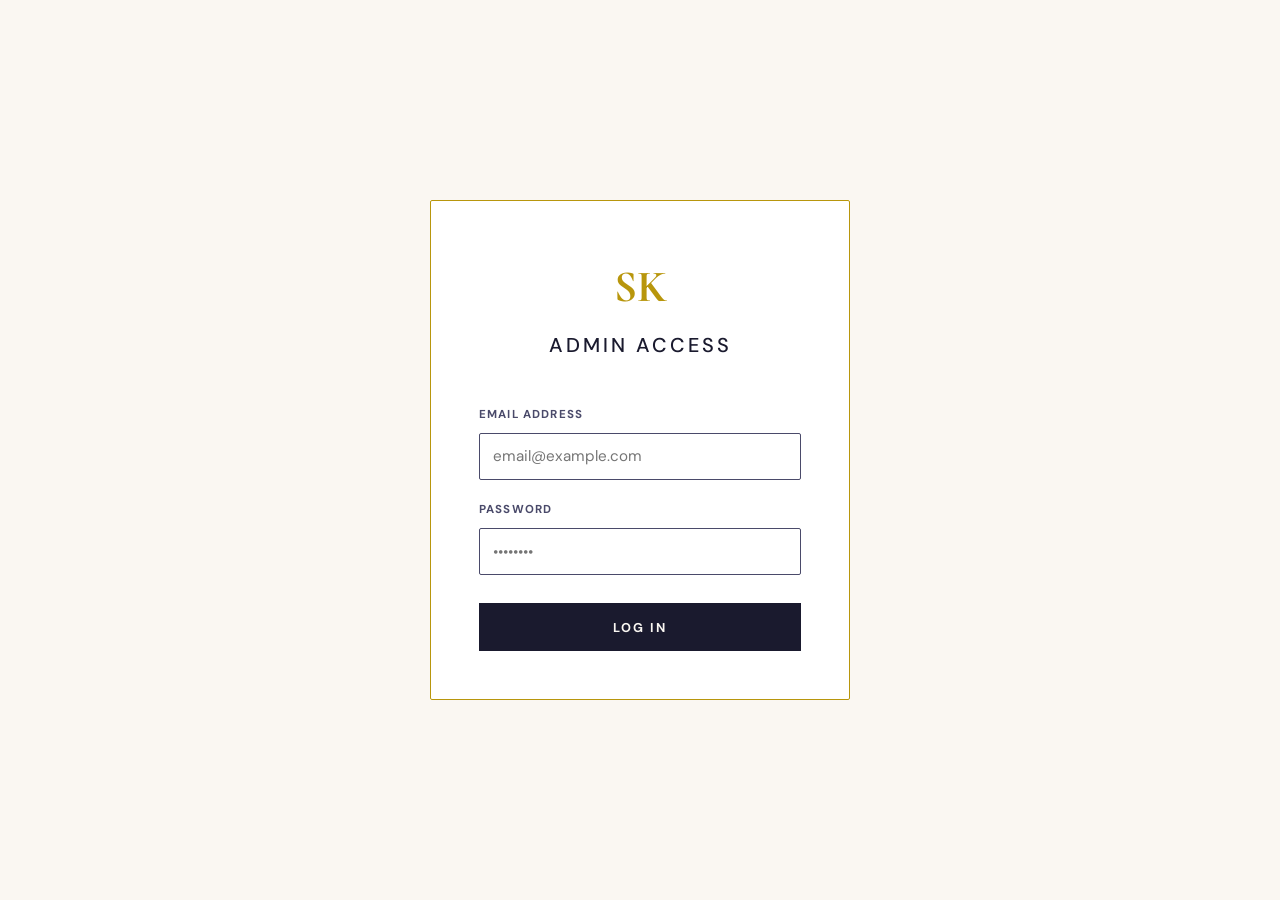
<file: admin.html>
<!DOCTYPE html>
<html lang="en">
<head>
  <meta charset="UTF-8" />
  <meta name="viewport" content="width=device-width, initial-scale=1.0" />
  <title>Admin Dashboard — Savitha Krishnamoorthy</title>
  
  <!-- Google Fonts -->
  <link rel="preconnect" href="https://fonts.googleapis.com">
  <link rel="preconnect" href="https://fonts.gstatic.com" crossorigin>
  <link href="https://fonts.googleapis.com/css2?family=Cormorant+Garamond:ital,wght@0,300;0,400;0,600;0,700;1,400&family=DM+Sans:wght@300;400;500;700&display=swap" rel="stylesheet" />
  
  <link rel="stylesheet" href="css/style.css?v=5" />
</head>
<body class="admin-page-body">
  
  <!-- TOAST NOTIFICATION CONTAINER -->
  <div id="toast-container" class="toast-container"></div>

  <!-- 1. LOGIN SCREEN SECTION -->
  <section id="login-section" class="auth-wrapper hidden">
    <div class="login-card">
      <div class="login-header">
        <span class="login-logo">SK</span>
        <h1 class="login-title">Admin Access</h1>
      </div>
      
      <form id="login-form" novalidate>
        <div class="form-group">
          <label for="login-email">Email Address</label>
          <input type="email" id="login-email" required autocomplete="email" placeholder="email@example.com" />
        </div>
        
        <div class="form-group">
          <label for="login-password">Password</label>
          <input type="password" id="login-password" required autocomplete="current-password" placeholder="••••••••" />
        </div>
        
        <button type="submit" class="btn-primary-full">Log In</button>
        <p id="login-error" class="login-error-message hidden"></p>
      </form>
    </div>
  </section>

  <!-- 2. PRIVATE ADMIN DASHBOARD SECTION -->
  <section id="dashboard-section" class="admin-dashboard hidden">
    <!-- Simplified Admin Navbar -->
    <header id="admin-navbar">
      <div class="admin-nav-container">
        <a href="index.html" class="admin-logo">SK <span>Admin</span></a>
        <button id="logout-btn" class="btn-logout">Logout</button>
      </div>
    </header>

    <div class="admin-container">
      <div class="admin-grid">
        
        <!-- COLUMN 1: FORM COLUMN (40% desktop) -->
        <div class="form-column">
          <div class="admin-card">
            <h2 id="form-title" class="admin-card-title">Create New Post</h2>
            
            <form id="post-form">
              <!-- Hidden field to track edit mode -->
              <input type="hidden" id="post-id" value="" />
              
              <div class="form-group">
                <label for="post-title">Title *</label>
                <input type="text" id="post-title" required placeholder="Enter post title" />
              </div>
              
              <div class="form-group">
                <label for="post-category">Category *</label>
                <select id="post-category" required>
                  <option value="Leadership">Leadership</option>
                  <option value="HR Strategy">HR Strategy</option>
                  <option value="Talent">Talent</option>
                  <option value="Engagement">Engagement</option>
                  <option value="Personal Growth">Personal Growth</option>
                  <option value="Other">Other</option>
                </select>
              </div>
              
              <div class="form-group">
                <label for="post-content">Content *</label>
                <textarea id="post-content" required rows="10" placeholder="Write your insight or paste from LinkedIn..."></textarea>
              </div>

              <div class="form-group">
                <label for="post-image-url">Images / Gallery Photos (Optional)</label>
                <div class="image-input-wrapper">
                  <input type="url" id="post-image-url" placeholder="https://example.com/image.jpg" />
                  <button type="button" id="add-image-url-btn" class="btn-file-upload" style="border-radius: 0 !important; cursor: pointer; white-space: nowrap;">Add URL</button>
                  <label class="btn-file-upload" style="border-radius: 0 !important; cursor: pointer; white-space: nowrap;">
                    <input type="file" id="post-image-file" accept="image/*" multiple style="display: none;" />
                    <span>Upload</span>
                  </label>
                </div>
                <div id="image-upload-status" class="image-upload-status" style="display: none;">Uploading photo to storage...</div>
                
                <!-- Gallery preview container -->
                <div id="gallery-preview-container" class="image-preview-container" style="display: none; flex-direction: column; width: 100%; border: 1px solid var(--color-divider); padding: 1rem; margin-top: 1rem;">
                  <span style="font-size: 0.8rem; font-family: var(--font-body); color: var(--color-secondary); margin-bottom: 0.75rem; display: block; font-weight: 500; text-transform: uppercase; letter-spacing: 0.05em;">Gallery Preview:</span>
                  <div id="gallery-preview-grid" style="display: grid; grid-template-columns: repeat(auto-fill, minmax(90px, 1fr)); gap: 0.75rem;">
                    <!-- Thumbnails will render dynamically here -->
                  </div>
                </div>
              </div>
              
              <div class="form-group">
                <label for="post-linkedin">LinkedIn URL (Optional)</label>
                <input type="url" id="post-linkedin" placeholder="https://linkedin.com/posts/..." />
              </div>
              
              <div class="form-group-toggle">
                <span class="toggle-label">Publish status:</span>
                <label class="switch-container">
                  <input type="checkbox" id="post-published" checked />
                  <span class="slider-round"></span>
                </label>
                <span id="published-status-text" class="toggle-status-text">Publish Immediately</span>
              </div>
              
              <div class="form-actions">
                <button type="submit" id="submit-post-btn" class="btn-primary-form">Publish Post</button>
                <a href="#" id="cancel-edit-btn" class="cancel-edit-link hidden">Cancel Edit</a>
              </div>
            </form>
          </div>
        </div>

        <!-- COLUMN 2: POSTS LIST COLUMN (60% desktop) -->
        <div class="list-column">
          <div class="admin-card">
            <div class="list-header" style="display: flex; gap: 1.5rem; align-items: baseline; border-bottom: 1px solid var(--color-divider); padding-bottom: 0.5rem; margin-bottom: 1.5rem;">
              <button id="tab-posts" class="admin-tab active" style="background:none; border:none; font-family: var(--font-heading); font-size: 1.5rem; cursor: pointer; color: var(--color-primary); position: relative;">
                All Posts <span id="post-count-badge" class="count-badge" style="position: static; margin-left: 0.5rem; font-size: 0.75rem;">0</span>
                <div class="tab-indicator" style="position: absolute; bottom: -0.6rem; left: 0; width: 100%; height: 2px; background-color: var(--color-accent);"></div>
              </button>
              <button id="tab-messages" class="admin-tab" style="background:none; border:none; font-family: var(--font-heading); font-size: 1.5rem; cursor: pointer; color: var(--color-secondary); position: relative;">
                Messages <span id="message-count-badge" class="count-badge" style="position: static; margin-left: 0.5rem; font-size: 0.75rem;">0</span>
                <div class="tab-indicator hidden" style="position: absolute; bottom: -0.6rem; left: 0; width: 100%; height: 2px; background-color: var(--color-accent);"></div>
              </button>
            </div>
            
            <div id="admin-posts-list" class="admin-posts-list">
              <!-- Loading indicators -->
              <div class="admin-loading">Loading posts...</div>
            </div>

            <div id="admin-messages-list" class="admin-messages-list hidden">
              <div class="admin-loading">Loading messages...</div>
            </div>
          </div>
        </div>

      </div>
    </div>
  </section>

  <!-- Local Supabase Client Library -->
  <script src="js/supabase.js"></script>
  <!-- Shared Config -->
  <script src="js/supabase-client.js"></script>
  <!-- Admin Script -->
  <script src="js/admin.js"></script>
</body>
</html>
</file>
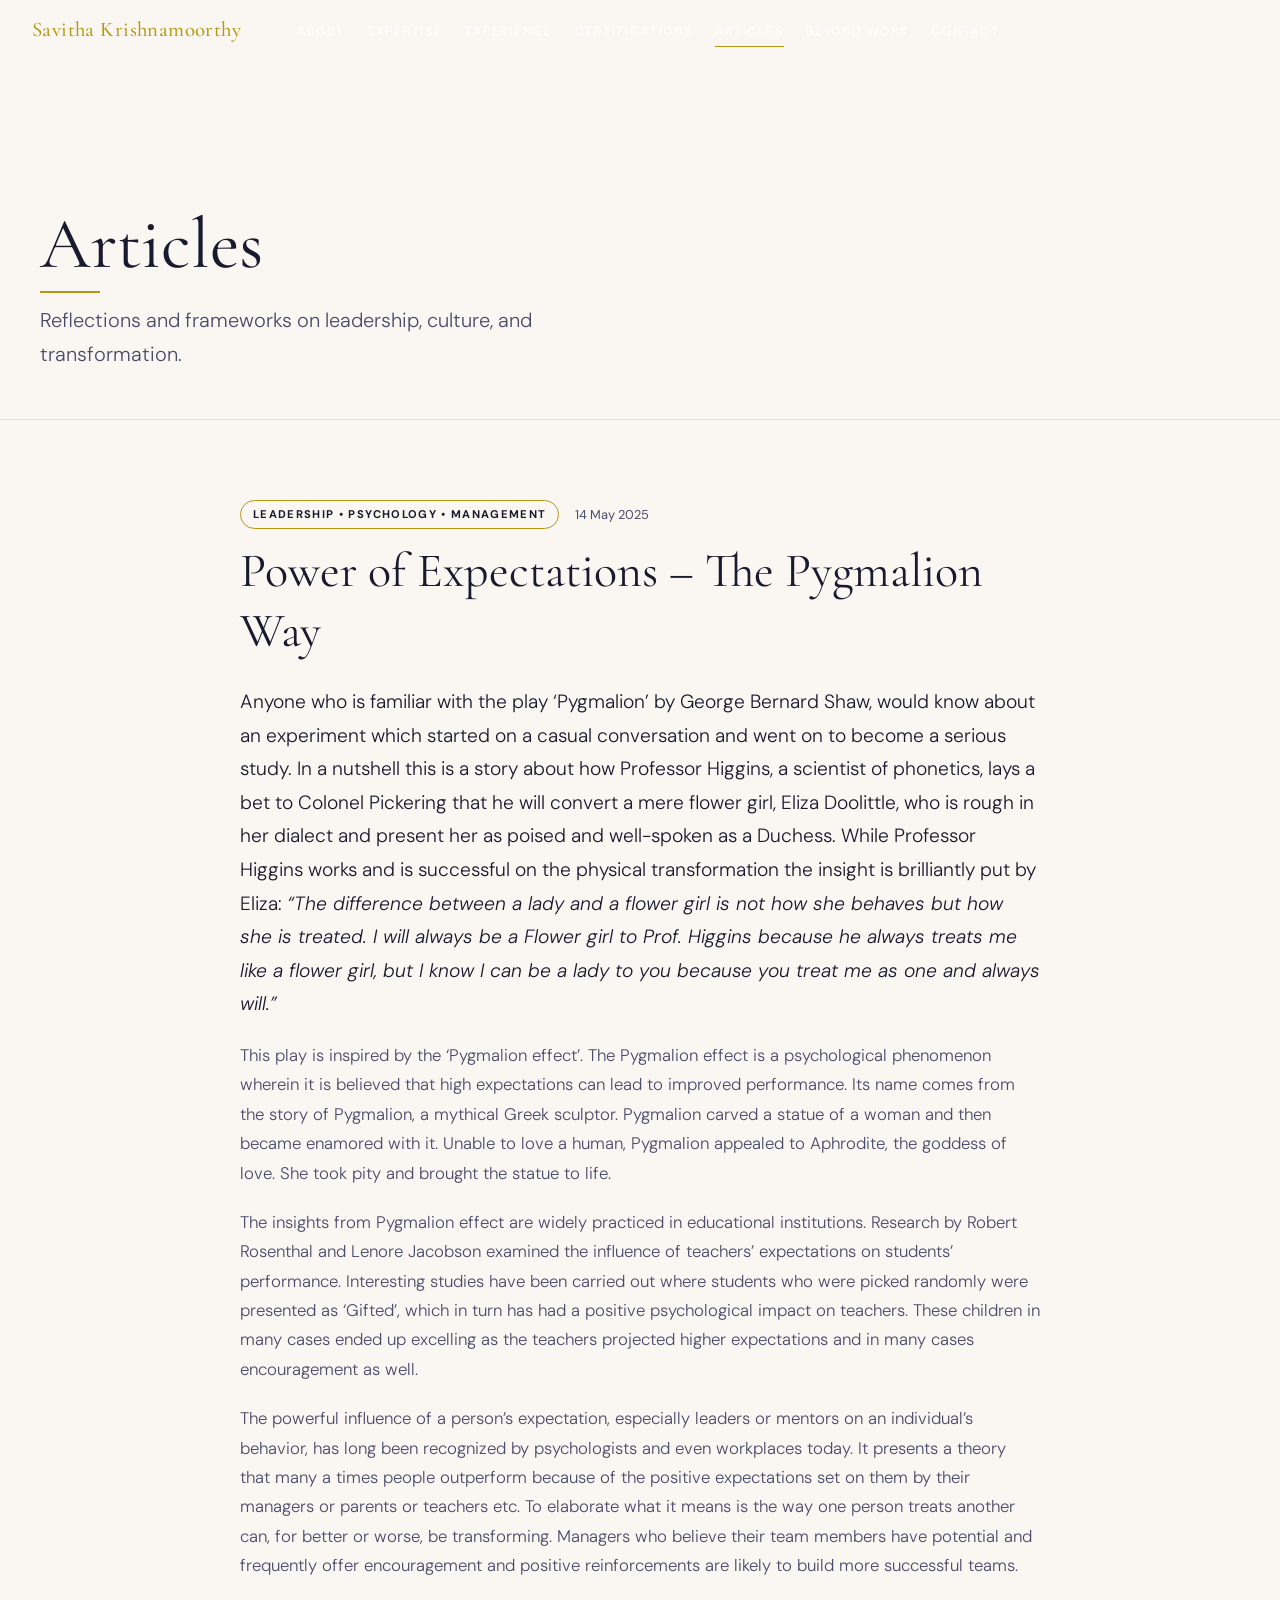
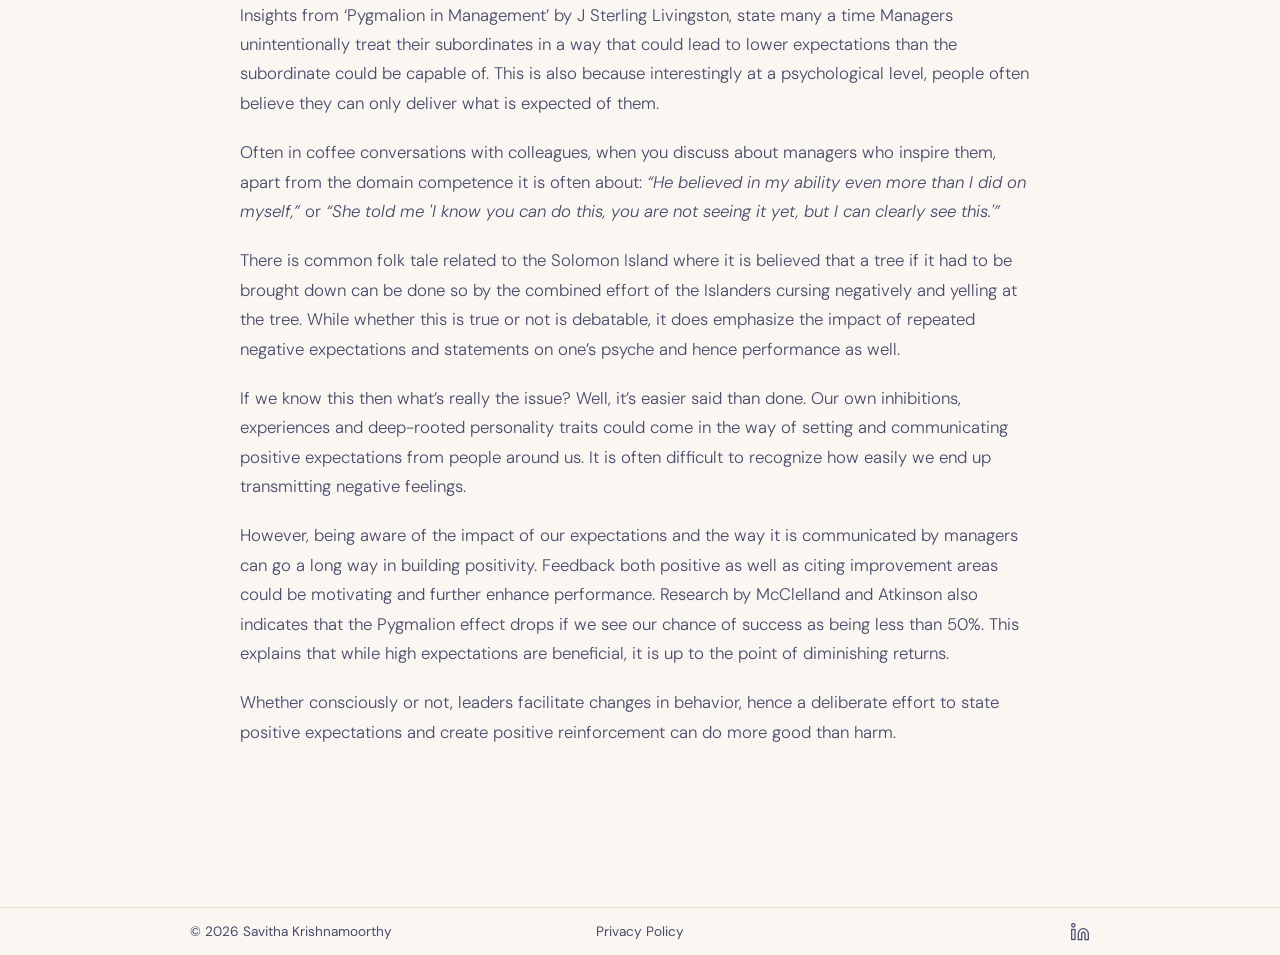
<file: articles.html>
<!DOCTYPE html>
<html lang="en">
<head>
  <meta charset="UTF-8" />
  <meta name="viewport" content="width=device-width, initial-scale=1.0" />
  <title>Articles — Savitha Krishnamoorthy</title>
  <meta name="description" content="Articles and thought-leadership perspectives on people, culture, and transformation by Savitha Krishnamoorthy.">
  
  <!-- Google Fonts -->
  <link rel="preconnect" href="https://fonts.googleapis.com">
  <link rel="preconnect" href="https://fonts.gstatic.com" crossorigin>
  <link href="https://fonts.googleapis.com/css2?family=Cormorant+Garamond:ital,wght@0,300;0,400;0,600;0,700;1,400&family=DM+Sans:wght@300;400;500;700&display=swap" rel="stylesheet" />
  
  <link rel="stylesheet" href="css/style.css?v=5" />
</head>
<body class="insights-page">
  <!-- Scroll progress bar -->
  <div id="progress-bar"></div>

  <!-- Header & Navigation -->
  <header id="navbar">
    <div class="nav-container">
      <div class="brand-container">
        <a href="index.html" class="logo-name">Savitha Krishnamoorthy</a>
      </div>
      
      <!-- Desktop Navigation -->
      <nav class="nav-desktop" aria-label="Desktop Navigation">
        <ul class="nav-links">
          <li><a href="index.html#about" class="nav-item">About</a></li>
          <li><a href="index.html#expertise" class="nav-item">Expertise</a></li>
          <li><a href="index.html#journey" class="nav-item">Experience</a></li>
          <li><a href="index.html#credentials" class="nav-item">Certifications</a></li>
          <li><a href="#" class="nav-item active">Articles</a></li>
          <li><a href="beyond-work.html" class="nav-item">Beyond Work</a></li>
          <li><a href="index.html#contact" class="nav-item">Contact</a></li>
        </ul>
      </nav>

      <!-- Hamburger Menu Button -->
      <button id="nav-toggle" aria-label="Toggle Navigation Menu" aria-expanded="false">
        <span class="hamburger-bar"></span>
        <span class="hamburger-bar"></span>
        <span class="hamburger-bar"></span>
      </button>
    </div>

    <!-- Mobile Navigation Overlay -->
    <div id="mobile-menu" class="mobile-menu hidden" aria-hidden="true">
      <nav aria-label="Mobile Navigation">
        <ul>
          <li><a href="index.html#about" class="mobile-nav-item">About</a></li>
          <li><a href="index.html#expertise" class="mobile-nav-item">Expertise</a></li>
          <li><a href="index.html#journey" class="mobile-nav-item">Experience</a></li>
          <li><a href="index.html#credentials" class="mobile-nav-item">Certifications</a></li>
          <li><a href="#" class="mobile-nav-item active">Articles</a></li>
          <li><a href="beyond-work.html" class="mobile-nav-item">Beyond Work</a></li>
          <li><a href="index.html#contact" class="mobile-nav-item">Contact</a></li>
        </ul>
      </nav>
    </div>
  </header>

  <!-- ARTICLES HERO SECTION -->
  <section class="insights-hero">
    <div class="insights-hero-container">
      <h1 class="insights-title">Articles</h1>
      <p class="insights-subheading">Reflections and frameworks on leadership, culture, and transformation.</p>
    </div>
  </section>

  <!-- ARTICLES & FEED SECTION -->
  <section class="insights-feed-section">
    <div class="insights-feed-container">
      
      <!-- 1. FEATURED STATIC ARTICLE -->
      <article class="editorial-post static-article" data-animate="fade-up" style="--delay: 1; margin-bottom: var(--space-lg);">
        <div class="post-header-meta">
          <span class="post-category-pill">Leadership &bull; Psychology &bull; Management</span>
          <span class="post-date">14 May 2025</span>
        </div>
        <h2 class="post-title" style="font-size: clamp(2.2rem, 5vw, 3rem); margin-bottom: 1.5rem;">Power of Expectations – The Pygmalion Way</h2>
        
        <div class="post-content modal-body-text" style="white-space: normal; margin-bottom: 0;">
          <p class="lead-text">
            Anyone who is familiar with the play ‘Pygmalion’ by George Bernard Shaw, would know about an experiment which started on a casual conversation and went on to become a serious study. In a nutshell this is a story about how Professor Higgins, a scientist of phonetics, lays a bet to Colonel Pickering that he will convert a mere flower girl, Eliza Doolittle, who is rough in her dialect and present her as poised and well-spoken as a Duchess. While Professor Higgins works and is successful on the physical transformation the insight is brilliantly put by Eliza: <em>“The difference between a lady and a flower girl is not how she behaves but how she is treated. I will always be a Flower girl to Prof. Higgins because he always treats me like a flower girl, but I know I can be a lady to you because you treat me as one and always will.”</em>
          </p>
          <p>
            This play is inspired by the ‘Pygmalion effect’. The Pygmalion effect is a psychological phenomenon wherein it is believed that high expectations can lead to improved performance. Its name comes from the story of Pygmalion, a mythical Greek sculptor. Pygmalion carved a statue of a woman and then became enamored with it. Unable to love a human, Pygmalion appealed to Aphrodite, the goddess of love. She took pity and brought the statue to life.
          </p>
          <p>
            The insights from Pygmalion effect are widely practiced in educational institutions. Research by Robert Rosenthal and Lenore Jacobson examined the influence of teachers’ expectations on students’ performance. Interesting studies have been carried out where students who were picked randomly were presented as ‘Gifted’, which in turn has had a positive psychological impact on teachers. These children in many cases ended up excelling as the teachers projected higher expectations and in many cases encouragement as well.
          </p>
          <p>
            The powerful influence of a person’s expectation, especially leaders or mentors on an individual’s behavior, has long been recognized by psychologists and even workplaces today.
            It presents a theory that many a times people outperform because of the positive expectations set on them by their managers or parents or teachers etc. To elaborate what it means is the way one person treats another can, for better or worse, be transforming. Managers who believe their team members have potential and frequently offer encouragement and positive reinforcements are likely to build more successful teams.
          </p>
          <p>
            Insights from ‘Pygmalion in Management’ by J Sterling Livingston, state many a time Managers unintentionally treat their subordinates in a way that could lead to lower expectations than the subordinate could be capable of. This is also because interestingly at a psychological level, people often believe they can only deliver what is expected of them.
          </p>
          <p>
            Often in coffee conversations with colleagues, when you discuss about managers who inspire them, apart from the domain competence it is often about: <em>“He believed in my ability even more than I did on myself,”</em> or <em>“She told me 'I know you can do this, you are not seeing it yet, but I can clearly see this.'”</em>
          </p>
          <p>
            There is common folk tale related to the Solomon Island where it is believed that a tree if it had to be brought down can be done so by the combined effort of the Islanders cursing negatively and yelling at the tree. While whether this is true or not is debatable, it does emphasize the impact of repeated negative expectations and statements on one’s psyche and hence performance as well.
          </p>
          <p>
            If we know this then what’s really the issue? Well, it’s easier said than done. Our own inhibitions, experiences and deep-rooted personality traits could come in the way of setting and communicating positive expectations from people around us. It is often difficult to recognize how easily we end up transmitting negative feelings.
          </p>
          <p>
            However, being aware of the impact of our expectations and the way it is communicated by managers can go a long way in building positivity. Feedback both positive as well as citing improvement areas could be motivating and further enhance performance. Research by McClelland and Atkinson also indicates that the Pygmalion effect drops if we see our chance of success as being less than 50%. This explains that while high expectations are beneficial, it is up to the point of diminishing returns.
          </p>
          <p>
            Whether consciously or not, leaders facilitate changes in behavior, hence a deliberate effort to state positive expectations and create positive reinforcement can do more good than harm.
          </p>
        </div>
      </article>

    </div>
  </section>

  <!-- FOOTER -->
  <footer class="site-footer">
    <div class="footer-container">
      <span class="copyright">© 2026 Savitha Krishnamoorthy</span>
      <a href="privacy-policy.html" class="footer-privacy-link">Privacy Policy</a>
      <a href="https://in.linkedin.com/in/savitha-krishnamoorthy-5506066" target="_blank" rel="noopener" class="footer-social-link" aria-label="LinkedIn Profile">
        <svg xmlns="http://www.w3.org/2000/svg" viewBox="0 0 24 24" fill="none" stroke="currentColor" stroke-width="1.5" width="20" height="20"><path d="M16 8a6 6 0 0 1 6 6v7h-4v-7a2 2 0 0 0-2-2 2 2 0 0 0-2 2v7h-4v-7a6 6 0 0 1 6-6z"></path><rect x="2" y="9" width="4" height="12"></rect><circle cx="4" cy="4" r="2"></circle></svg>
      </a>
    </div>
  </footer>

  <!-- Local Supabase Client Library -->
  <script src="js/supabase.js"></script>
  <!-- Shared Config -->
  <script src="js/supabase-client.js"></script>
  <!-- Main interaction script for mobile menu, etc. -->
  <script src="js/main.js" defer></script>
</body>
</html>
</file>
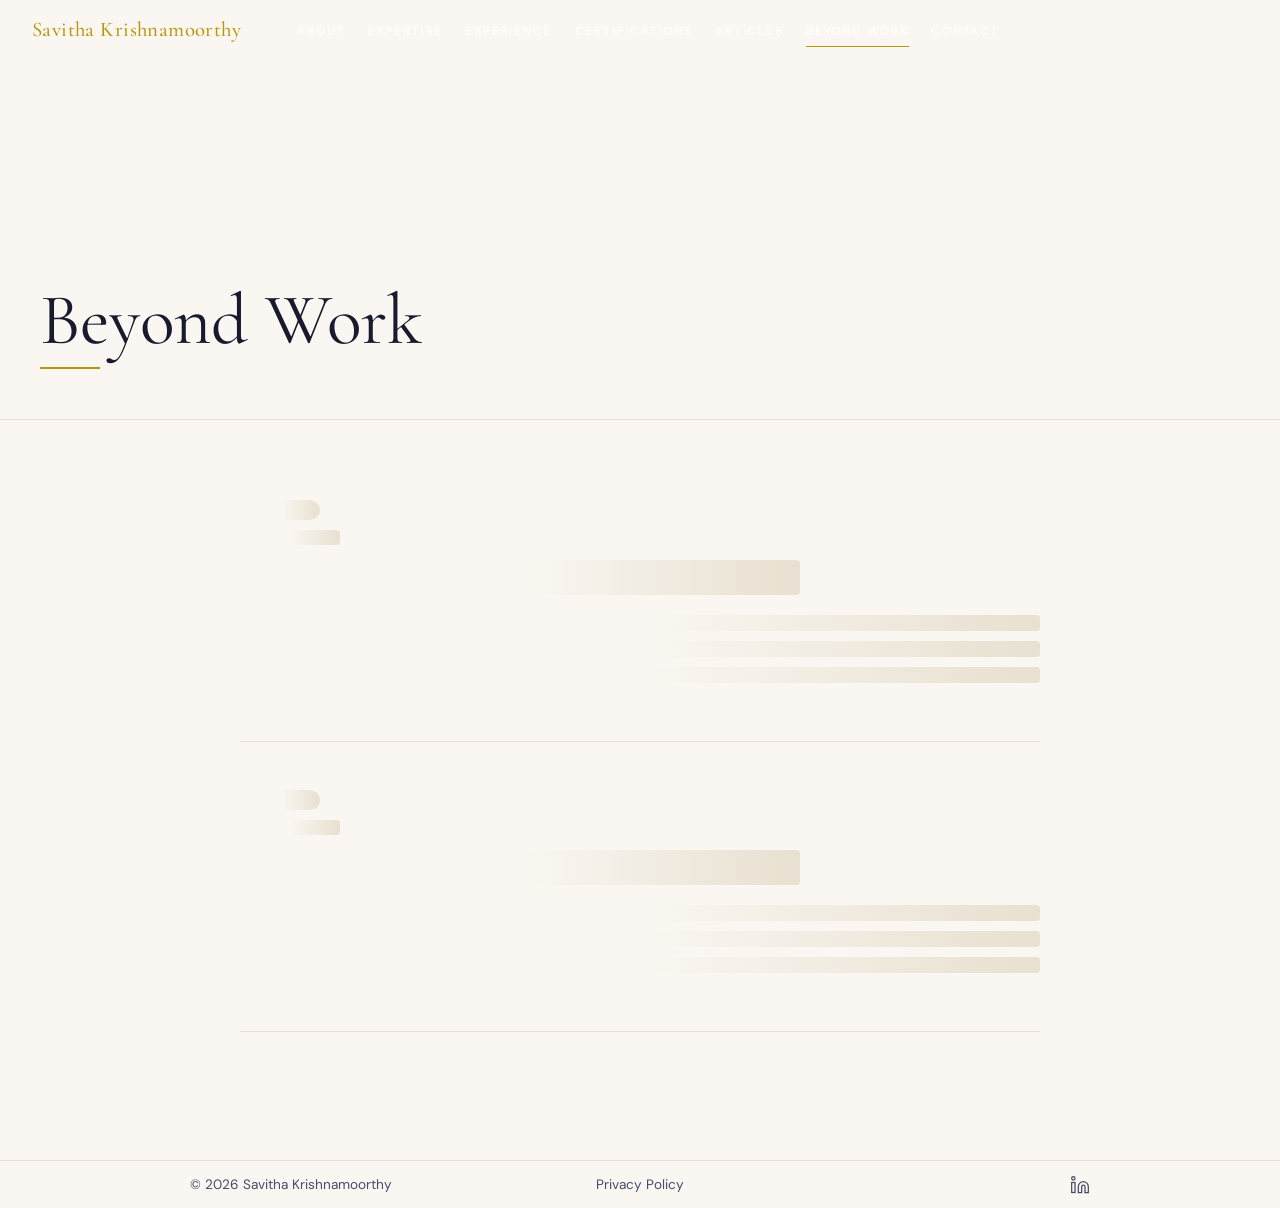
<file: beyond-work.html>
<!DOCTYPE html>
<html lang="en">
<head>
  <meta charset="UTF-8" />
  <meta name="viewport" content="width=device-width, initial-scale=1.0" />
  <title>Beyond Work — Savitha Krishnamoorthy</title>
  <meta name="description" content="Articles and thought-leadership perspectives on people, culture, and transformation by Savitha Krishnamoorthy.">
  
  <!-- Google Fonts -->
  <link rel="preconnect" href="https://fonts.googleapis.com">
  <link rel="preconnect" href="https://fonts.gstatic.com" crossorigin>
  <link href="https://fonts.googleapis.com/css2?family=Cormorant+Garamond:ital,wght@0,300;0,400;0,600;0,700;1,400&family=DM+Sans:wght@300;400;500;700&display=swap" rel="stylesheet" />
  
  <link rel="stylesheet" href="css/style.css?v=5" />
</head>
<body class="insights-page">
  <!-- Scroll progress bar -->
  <div id="progress-bar"></div>

  <!-- Header & Navigation -->
  <header id="navbar">
    <div class="nav-container">
      <div class="brand-container">
        <a href="index.html" class="logo-name">Savitha Krishnamoorthy</a>
      </div>
      
      <!-- Desktop Navigation -->
      <nav class="nav-desktop" aria-label="Desktop Navigation">
        <ul class="nav-links">
          <li><a href="index.html#about" class="nav-item">About</a></li>
          <li><a href="index.html#expertise" class="nav-item">Expertise</a></li>
          <li><a href="index.html#journey" class="nav-item">Experience</a></li>
          <li><a href="index.html#credentials" class="nav-item">Certifications</a></li>
          <li><a href="articles.html" class="nav-item">Articles</a></li>
          <li><a href="#" class="nav-item active">Beyond Work</a></li>
          <li><a href="index.html#contact" class="nav-item">Contact</a></li>
        </ul>
      </nav>

      <!-- Hamburger Menu Button -->
      <button id="nav-toggle" aria-label="Toggle Navigation Menu" aria-expanded="false">
        <span class="hamburger-bar"></span>
        <span class="hamburger-bar"></span>
        <span class="hamburger-bar"></span>
      </button>
    </div>

    <!-- Mobile Navigation Overlay -->
    <div id="mobile-menu" class="mobile-menu hidden" aria-hidden="true">
      <nav aria-label="Mobile Navigation">
        <ul>
          <li><a href="index.html#about" class="mobile-nav-item">About</a></li>
          <li><a href="index.html#expertise" class="mobile-nav-item">Expertise</a></li>
          <li><a href="index.html#journey" class="mobile-nav-item">Experience</a></li>
          <li><a href="index.html#credentials" class="mobile-nav-item">Certifications</a></li>
          <li><a href="articles.html" class="mobile-nav-item">Articles</a></li>
          <li><a href="#" class="mobile-nav-item active">Beyond Work</a></li>
          <li><a href="index.html#contact" class="mobile-nav-item">Contact</a></li>
        </ul>
      </nav>
    </div>
  </header>

  <!-- INSIGHTS HERO SECTION -->
  <section class="insights-hero">
    <div class="insights-hero-container">
      <h1 class="insights-title">Beyond Work</h1>
    </div>
  </section>

  <!-- INSIGHTS FEED SECTION -->
  <section class="insights-feed-section">
    <div class="insights-feed-container">
      
      <!-- 3. CONTAINER FOR DYNAMIC POSTS -->
      <div id="posts-feed">
        <!-- Skeleton Loaders -->
        <div class="post-skeleton">
          <div class="skeleton-pill"></div>
          <div class="skeleton-date"></div>
          <div class="skeleton-title"></div>
          <div class="skeleton-line"></div>
          <div class="skeleton-line"></div>
          <div class="skeleton-line short"></div>
        </div>
        <div class="post-skeleton">
          <div class="skeleton-pill"></div>
          <div class="skeleton-date"></div>
          <div class="skeleton-title"></div>
          <div class="skeleton-line"></div>
          <div class="skeleton-line"></div>
          <div class="skeleton-line short"></div>
        </div>
      </div>
      
    </div>
  </section>

  <!-- FOOTER -->
  <footer class="site-footer">
    <div class="footer-container">
      <span class="copyright">© 2026 Savitha Krishnamoorthy</span>
      <a href="privacy-policy.html" class="footer-privacy-link">Privacy Policy</a>
      <a href="https://in.linkedin.com/in/savitha-krishnamoorthy-5506066" target="_blank" rel="noopener" class="footer-social-link" aria-label="LinkedIn Profile">
        <svg xmlns="http://www.w3.org/2000/svg" viewBox="0 0 24 24" fill="none" stroke="currentColor" stroke-width="1.5" width="20" height="20"><path d="M16 8a6 6 0 0 1 6 6v7h-4v-7a2 2 0 0 0-2-2 2 2 0 0 0-2 2v7h-4v-7a6 6 0 0 1 6-6z"></path><rect x="2" y="9" width="4" height="12"></rect><circle cx="4" cy="4" r="2"></circle></svg>
      </a>
    </div>
  </footer>

  <!-- Local Supabase Client Library -->
  <script src="js/supabase.js"></script>
  <!-- Shared Config -->
  <script src="js/supabase-client.js"></script>
  <!-- Main interaction script for mobile menu, etc. -->
  <script src="js/main.js" defer></script>
  <!-- Articles Page JS -->
  <script src="js/articles.js" defer></script>
</body>
</html>
</file>
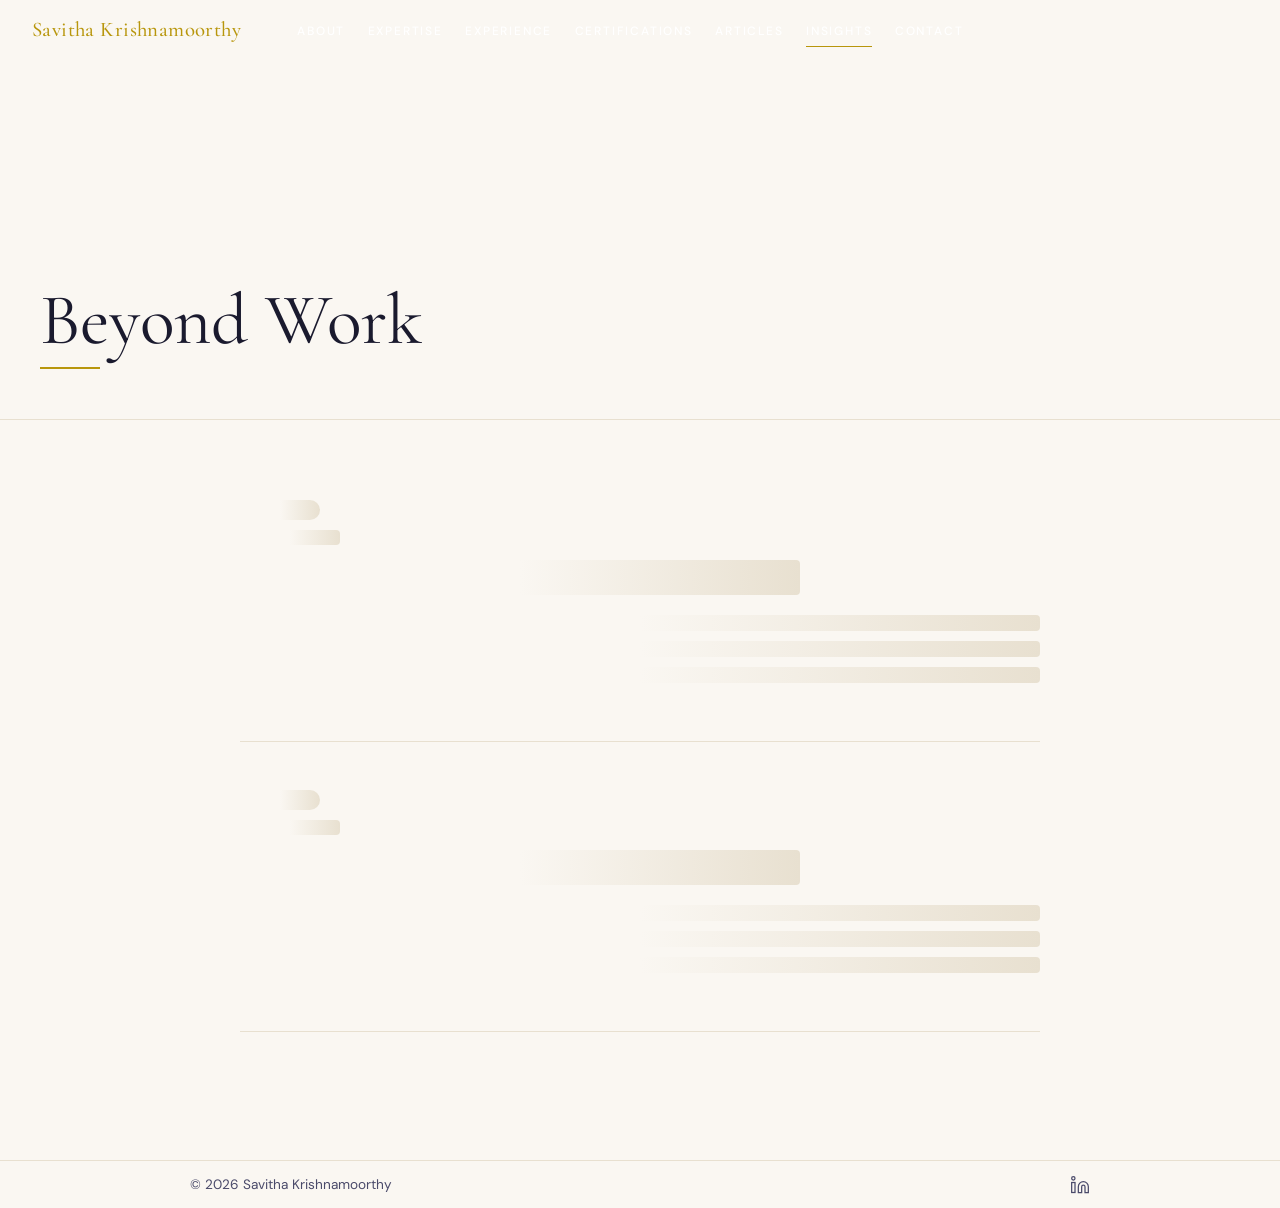
<file: insights.html>
<!DOCTYPE html>
<html lang="en">
<head>
  <meta charset="UTF-8" />
  <meta name="viewport" content="width=device-width, initial-scale=1.0" />
  <title>Articles — Savitha Krishnamoorthy</title>
  <meta name="description" content="Articles and thought-leadership perspectives on people, culture, and transformation by Savitha Krishnamoorthy.">
  
  <!-- Google Fonts -->
  <link rel="preconnect" href="https://fonts.googleapis.com">
  <link rel="preconnect" href="https://fonts.gstatic.com" crossorigin>
  <link href="https://fonts.googleapis.com/css2?family=Cormorant+Garamond:ital,wght@0,300;0,400;0,600;0,700;1,400&family=DM+Sans:wght@300;400;500;700&display=swap" rel="stylesheet" />
  
  <link rel="stylesheet" href="css/style.css" />
</head>
<body class="insights-page">
  <!-- Scroll progress bar -->
  <div id="progress-bar"></div>

  <!-- Header & Navigation -->
  <header id="navbar">
    <div class="nav-container">
      <div class="brand-container">
        <a href="index.html" class="logo-name">Savitha Krishnamoorthy</a>
      </div>
      
      <!-- Desktop Navigation -->
      <nav class="nav-desktop" aria-label="Desktop Navigation">
        <ul class="nav-links">
          <li><a href="index.html#about" class="nav-item">About</a></li>
          <li><a href="index.html#expertise" class="nav-item">Expertise</a></li>
          <li><a href="index.html#journey" class="nav-item">Experience</a></li>
          <li><a href="index.html#credentials" class="nav-item">Certifications</a></li>
          <li><a href="articles.html" class="nav-item">Articles</a></li>
          <li><a href="#" class="nav-item active">Insights</a></li>
          <li><a href="index.html#contact" class="nav-item">Contact</a></li>
        </ul>
      </nav>

      <!-- Hamburger Menu Button -->
      <button id="nav-toggle" aria-label="Toggle Navigation Menu" aria-expanded="false">
        <span class="hamburger-bar"></span>
        <span class="hamburger-bar"></span>
        <span class="hamburger-bar"></span>
      </button>
    </div>

    <!-- Mobile Navigation Overlay -->
    <div id="mobile-menu" class="mobile-menu hidden" aria-hidden="true">
      <nav aria-label="Mobile Navigation">
        <ul>
          <li><a href="index.html#about" class="mobile-nav-item">About</a></li>
          <li><a href="index.html#expertise" class="mobile-nav-item">Expertise</a></li>
          <li><a href="index.html#journey" class="mobile-nav-item">Experience</a></li>
          <li><a href="index.html#credentials" class="mobile-nav-item">Certifications</a></li>
          <li><a href="articles.html" class="mobile-nav-item">Articles</a></li>
          <li><a href="#" class="mobile-nav-item active">Insights</a></li>
          <li><a href="index.html#contact" class="mobile-nav-item">Contact</a></li>
        </ul>
      </nav>
    </div>
  </header>

  <!-- INSIGHTS HERO SECTION -->
  <section class="insights-hero">
    <div class="insights-hero-container">
      <h1 class="insights-title">Beyond Work</h1>
    </div>
  </section>

  <!-- INSIGHTS FEED SECTION -->
  <section class="insights-feed-section">
    <div class="insights-feed-container">
      
      <!-- 3. CONTAINER FOR DYNAMIC POSTS -->
      <div id="posts-feed">
        <!-- Skeleton Loaders -->
        <div class="post-skeleton">
          <div class="skeleton-pill"></div>
          <div class="skeleton-date"></div>
          <div class="skeleton-title"></div>
          <div class="skeleton-line"></div>
          <div class="skeleton-line"></div>
          <div class="skeleton-line short"></div>
        </div>
        <div class="post-skeleton">
          <div class="skeleton-pill"></div>
          <div class="skeleton-date"></div>
          <div class="skeleton-title"></div>
          <div class="skeleton-line"></div>
          <div class="skeleton-line"></div>
          <div class="skeleton-line short"></div>
        </div>
      </div>
      
    </div>
  </section>

  <!-- FOOTER -->
  <footer class="site-footer">
    <div class="footer-container">
      <span class="copyright">© 2026 Savitha Krishnamoorthy</span>
      <a href="https://in.linkedin.com/in/savitha-krishnamoorthy-5506066" target="_blank" rel="noopener" class="footer-social-link" aria-label="LinkedIn Profile">
        <svg xmlns="http://www.w3.org/2000/svg" viewBox="0 0 24 24" fill="none" stroke="currentColor" stroke-width="1.5" width="20" height="20"><path d="M16 8a6 6 0 0 1 6 6v7h-4v-7a2 2 0 0 0-2-2 2 2 0 0 0-2 2v7h-4v-7a6 6 0 0 1 6-6z"></path><rect x="2" y="9" width="4" height="12"></rect><circle cx="4" cy="4" r="2"></circle></svg>
      </a>
    </div>
  </footer>

  <!-- Local Supabase Client Library -->
  <script src="js/supabase.js"></script>
  <!-- Shared Config -->
  <script src="js/supabase-client.js"></script>
  <!-- Main interaction script for mobile menu, etc. -->
  <script src="js/main.js" defer></script>
  <!-- Articles Page JS -->
  <script src="js/articles.js" defer></script>
</body>
</html>
</file>
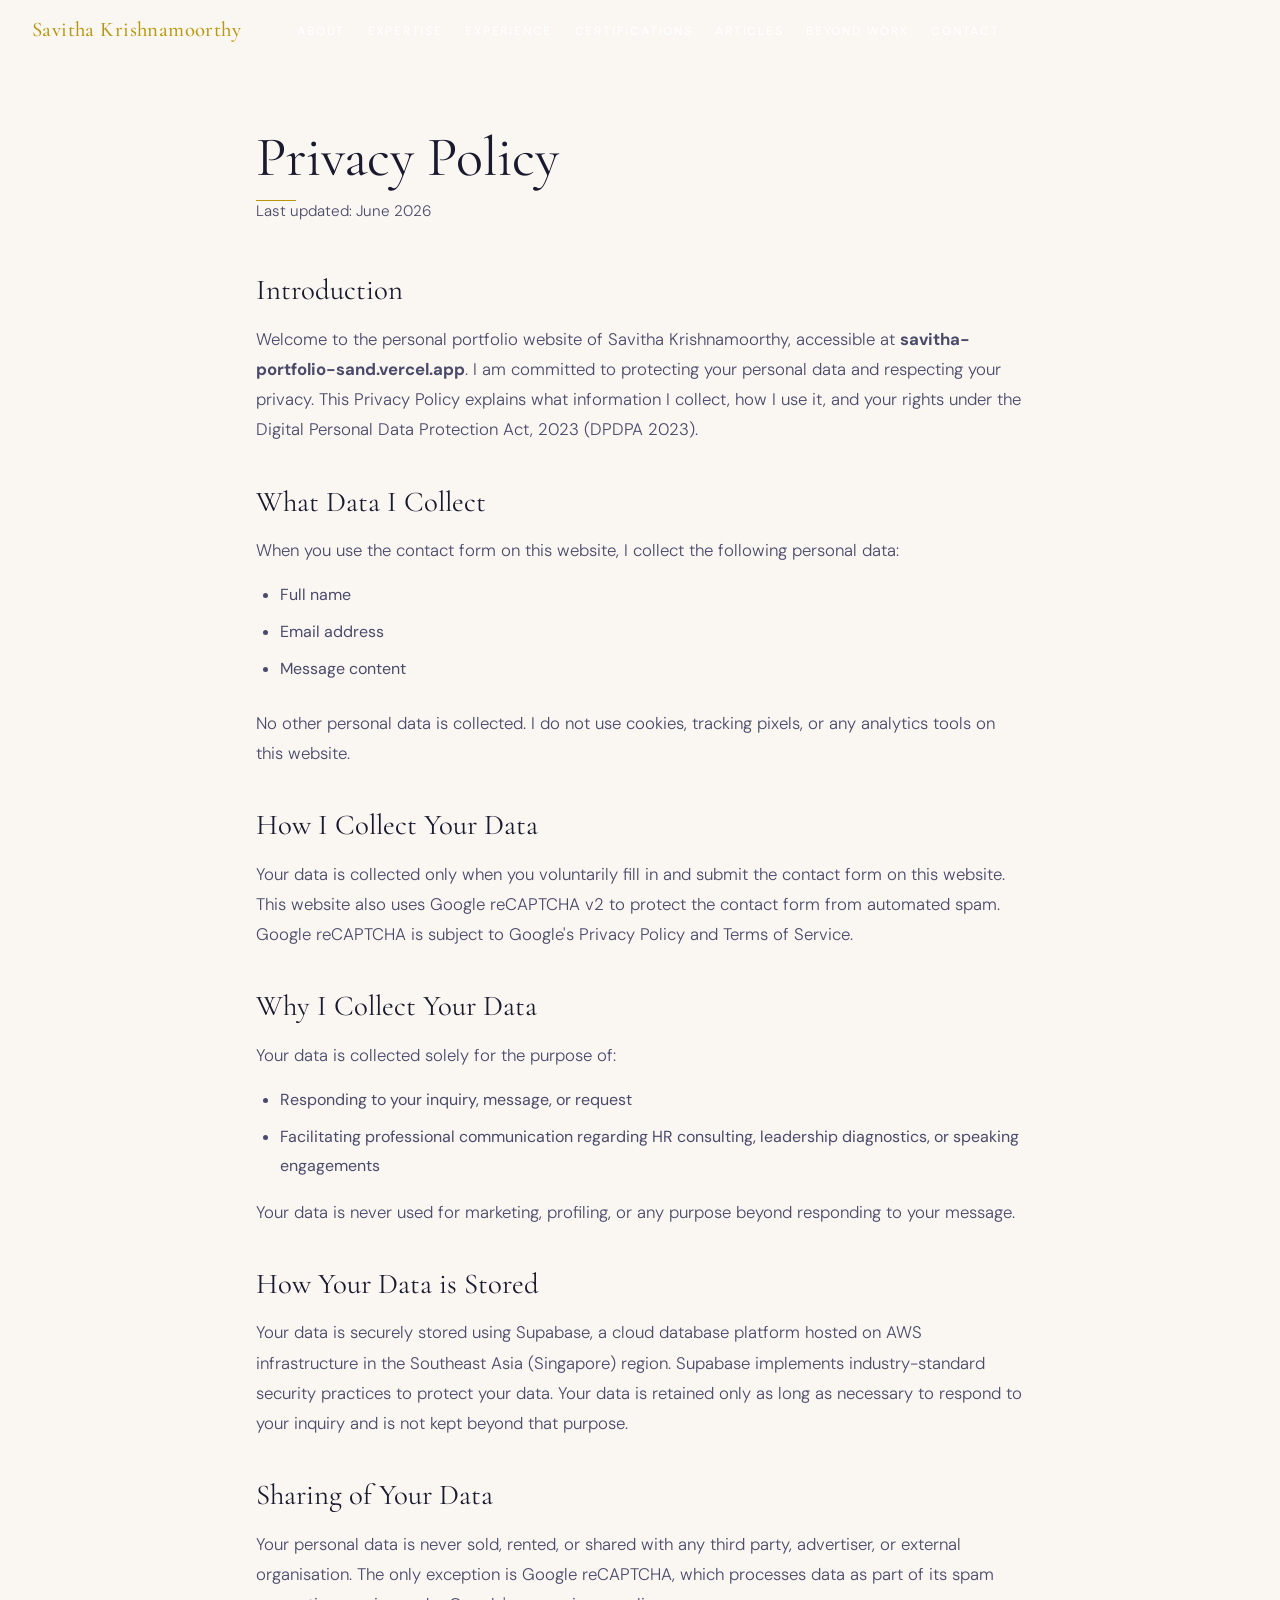
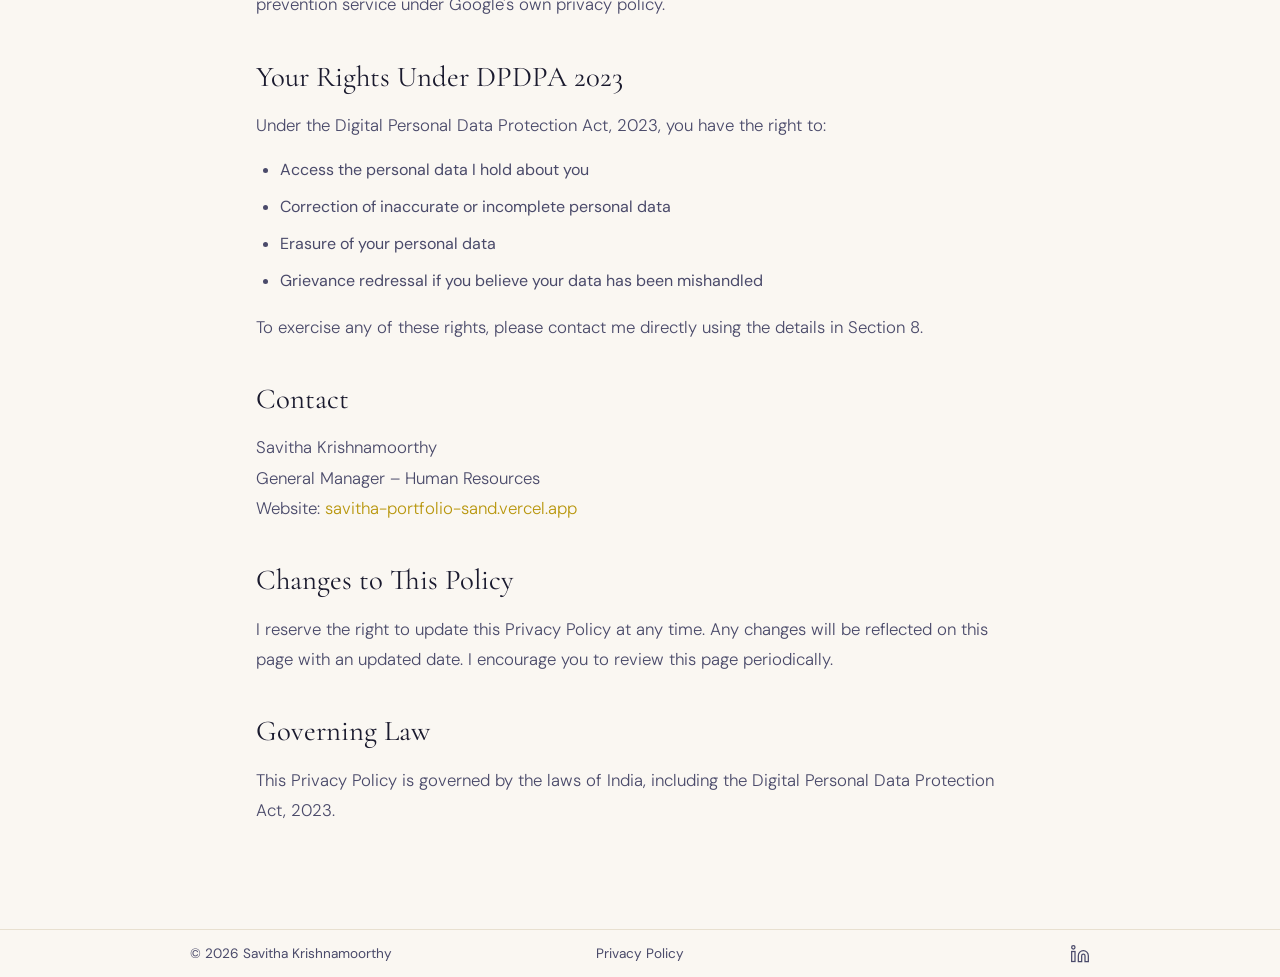
<file: privacy-policy.html>
<!DOCTYPE html>
<html lang="en">
<head>
  <meta charset="UTF-8" />
  <meta name="viewport" content="width=device-width, initial-scale=1.0" />
  <title>Privacy Policy — Savitha Krishnamoorthy</title>
  <meta name="description" content="Privacy Policy for Savitha Krishnamoorthy's portfolio website. Explains personal data practices under DPDPA 2023.">
  
  <!-- Google Fonts -->
  <link rel="preconnect" href="https://fonts.googleapis.com">
  <link rel="preconnect" href="https://fonts.gstatic.com" crossorigin>
  <link href="https://fonts.googleapis.com/css2?family=Cormorant+Garamond:ital,wght@0,300;0,400;0,600;0,700;1,400&family=DM+Sans:wght@300;400;500;700&display=swap" rel="stylesheet" />
  
  <link rel="stylesheet" href="css/style.css?v=5" />
</head>
<body class="insights-page">
  <!-- Scroll progress bar -->
  <div id="progress-bar"></div>

  <!-- Header & Navigation -->
  <header id="navbar">
    <div class="nav-container">
      <div class="brand-container">
        <a href="index.html" class="logo-name">Savitha Krishnamoorthy</a>
      </div>
      
      <!-- Desktop Navigation -->
      <nav class="nav-desktop" aria-label="Desktop Navigation">
        <ul class="nav-links">
          <li><a href="index.html#about" class="nav-item">About</a></li>
          <li><a href="index.html#expertise" class="nav-item">Expertise</a></li>
          <li><a href="index.html#journey" class="nav-item">Experience</a></li>
          <li><a href="index.html#credentials" class="nav-item">Certifications</a></li>
          <li><a href="articles.html" class="nav-item">Articles</a></li>
          <li><a href="beyond-work.html" class="nav-item">Beyond Work</a></li>
          <li><a href="index.html#contact" class="nav-item">Contact</a></li>
        </ul>
      </nav>

      <!-- Hamburger Menu Button -->
      <button id="nav-toggle" aria-label="Toggle Navigation Menu" aria-expanded="false">
        <span class="hamburger-bar"></span>
        <span class="hamburger-bar"></span>
        <span class="hamburger-bar"></span>
      </button>
    </div>

    <!-- Mobile Navigation Overlay -->
    <div id="mobile-menu" class="mobile-menu hidden" aria-hidden="true">
      <nav aria-label="Mobile Navigation">
        <ul>
          <li><a href="index.html#about" class="mobile-nav-item">About</a></li>
          <li><a href="index.html#expertise" class="mobile-nav-item">Expertise</a></li>
          <li><a href="index.html#journey" class="mobile-nav-item">Experience</a></li>
          <li><a href="index.html#credentials" class="mobile-nav-item">Certifications</a></li>
          <li><a href="articles.html" class="mobile-nav-item">Articles</a></li>
          <li><a href="beyond-work.html" class="mobile-nav-item">Beyond Work</a></li>
          <li><a href="index.html#contact" class="mobile-nav-item">Contact</a></li>
        </ul>
      </nav>
    </div>
  </header>

  <!-- PRIVACY POLICY CONTENT SECTION -->
  <section class="section privacy-section" style="padding-top: calc(var(--header-height) + 4rem); padding-bottom: var(--space-lg); background-color: var(--color-bg);">
    <div class="section-container" style="max-width: 800px; margin: 0 auto; padding: 0 var(--space-xs);">
      <h1 class="section-heading" style="font-family: var(--font-heading); font-size: clamp(2.5rem, 5vw, 3.5rem); font-weight: 400; color: var(--color-primary); margin-bottom: 0.5rem; text-align: left;">Privacy Policy</h1>
      <p style="font-family: var(--font-body); font-size: 0.95rem; color: var(--color-secondary); margin-bottom: 3rem;">Last updated: June 2026</p>
      
      <div class="privacy-content" style="font-family: var(--font-body); line-height: 1.8; color: var(--color-secondary); font-size: 1rem; text-align: left;">
        
        <h2 style="font-family: var(--font-heading); font-size: 1.8rem; font-weight: 400; color: var(--color-primary); margin-top: 2.5rem; margin-bottom: 1rem;">Introduction</h2>
        <p style="margin-bottom: 1.5rem;">
          Welcome to the personal portfolio website of Savitha Krishnamoorthy, accessible at <strong>savitha-portfolio-sand.vercel.app</strong>. I am committed to protecting your personal data and respecting your privacy. This Privacy Policy explains what information I collect, how I use it, and your rights under the Digital Personal Data Protection Act, 2023 (DPDPA 2023).
        </p>

        <h2 style="font-family: var(--font-heading); font-size: 1.8rem; font-weight: 400; color: var(--color-primary); margin-top: 2.5rem; margin-bottom: 1rem;">What Data I Collect</h2>
        <p style="margin-bottom: 1rem;">
          When you use the contact form on this website, I collect the following personal data:
        </p>
        <ul style="margin-bottom: 1.5rem; padding-left: 1.5rem; list-style-type: disc;">
          <li style="margin-bottom: 0.5rem;">Full name</li>
          <li style="margin-bottom: 0.5rem;">Email address</li>
          <li style="margin-bottom: 0.5rem;">Message content</li>
        </ul>
        <p style="margin-bottom: 1.5rem;">
          No other personal data is collected. I do not use cookies, tracking pixels, or any analytics tools on this website.
        </p>

        <h2 style="font-family: var(--font-heading); font-size: 1.8rem; font-weight: 400; color: var(--color-primary); margin-top: 2.5rem; margin-bottom: 1rem;">How I Collect Your Data</h2>
        <p style="margin-bottom: 1.5rem;">
          Your data is collected only when you voluntarily fill in and submit the contact form on this website. This website also uses Google reCAPTCHA v2 to protect the contact form from automated spam. Google reCAPTCHA is subject to Google's Privacy Policy and Terms of Service.
        </p>

        <h2 style="font-family: var(--font-heading); font-size: 1.8rem; font-weight: 400; color: var(--color-primary); margin-top: 2.5rem; margin-bottom: 1rem;">Why I Collect Your Data</h2>
        <p style="margin-bottom: 1rem;">
          Your data is collected solely for the purpose of:
        </p>
        <ul style="margin-bottom: 1rem; padding-left: 1.5rem; list-style-type: disc;">
          <li style="margin-bottom: 0.5rem;">Responding to your inquiry, message, or request</li>
          <li style="margin-bottom: 0.5rem;">Facilitating professional communication regarding HR consulting, leadership diagnostics, or speaking engagements</li>
        </ul>
        <p style="margin-bottom: 1.5rem;">
          Your data is never used for marketing, profiling, or any purpose beyond responding to your message.
        </p>

        <h2 style="font-family: var(--font-heading); font-size: 1.8rem; font-weight: 400; color: var(--color-primary); margin-top: 2.5rem; margin-bottom: 1rem;">How Your Data is Stored</h2>
        <p style="margin-bottom: 1.5rem;">
          Your data is securely stored using Supabase, a cloud database platform hosted on AWS infrastructure in the Southeast Asia (Singapore) region. Supabase implements industry-standard security practices to protect your data. Your data is retained only as long as necessary to respond to your inquiry and is not kept beyond that purpose.
        </p>

        <h2 style="font-family: var(--font-heading); font-size: 1.8rem; font-weight: 400; color: var(--color-primary); margin-top: 2.5rem; margin-bottom: 1rem;">Sharing of Your Data</h2>
        <p style="margin-bottom: 1.5rem;">
          Your personal data is never sold, rented, or shared with any third party, advertiser, or external organisation. The only exception is Google reCAPTCHA, which processes data as part of its spam prevention service under Google's own privacy policy.
        </p>

        <h2 style="font-family: var(--font-heading); font-size: 1.8rem; font-weight: 400; color: var(--color-primary); margin-top: 2.5rem; margin-bottom: 1rem;">Your Rights Under DPDPA 2023</h2>
        <p style="margin-bottom: 1rem;">
          Under the Digital Personal Data Protection Act, 2023, you have the right to:
        </p>
        <ul style="margin-bottom: 1rem; padding-left: 1.5rem; list-style-type: disc;">
          <li style="margin-bottom: 0.5rem;">Access the personal data I hold about you</li>
          <li style="margin-bottom: 0.5rem;">Correction of inaccurate or incomplete personal data</li>
          <li style="margin-bottom: 0.5rem;">Erasure of your personal data</li>
          <li style="margin-bottom: 0.5rem;">Grievance redressal if you believe your data has been mishandled</li>
        </ul>
        <p style="margin-bottom: 1.5rem;">
          To exercise any of these rights, please contact me directly using the details in Section 8.
        </p>

        <h2 style="font-family: var(--font-heading); font-size: 1.8rem; font-weight: 400; color: var(--color-primary); margin-top: 2.5rem; margin-bottom: 1rem;">Contact</h2>
        <p style="margin-bottom: 1.5rem;">
          Savitha Krishnamoorthy<br>
          General Manager – Human Resources<br>
          Website: <a href="https://savitha-portfolio-sand.vercel.app" style="color: var(--color-accent); text-decoration: none;">savitha-portfolio-sand.vercel.app</a>
        </p>

        <h2 style="font-family: var(--font-heading); font-size: 1.8rem; font-weight: 400; color: var(--color-primary); margin-top: 2.5rem; margin-bottom: 1rem;">Changes to This Policy</h2>
        <p style="margin-bottom: 1.5rem;">
          I reserve the right to update this Privacy Policy at any time. Any changes will be reflected on this page with an updated date. I encourage you to review this page periodically.
        </p>

        <h2 style="font-family: var(--font-heading); font-size: 1.8rem; font-weight: 400; color: var(--color-primary); margin-top: 2.5rem; margin-bottom: 1rem;">Governing Law</h2>
        <p style="margin-bottom: 1.5rem;">
          This Privacy Policy is governed by the laws of India, including the Digital Personal Data Protection Act, 2023.
        </p>

      </div>
    </div>
  </section>

  <!-- FOOTER -->
  <footer class="site-footer">
    <div class="footer-container">
      <span class="copyright">© 2026 Savitha Krishnamoorthy</span>
      <a href="privacy-policy.html" class="footer-privacy-link">Privacy Policy</a>
      <a href="https://in.linkedin.com/in/savitha-krishnamoorthy-5506066" target="_blank" rel="noopener" class="footer-social-link" aria-label="LinkedIn Profile">
        <svg xmlns="http://www.w3.org/2000/svg" viewBox="0 0 24 24" fill="none" stroke="currentColor" stroke-width="1.5" width="20" height="20"><path d="M16 8a6 6 0 0 1 6 6v7h-4v-7a2 2 0 0 0-2-2 2 2 0 0 0-2 2v7h-4v-7a6 6 0 0 1 6-6z"></path><rect x="2" y="9" width="4" height="12"></rect><circle cx="4" cy="4" r="2"></circle></svg>
      </a>
    </div>
  </footer>

  <!-- Local Supabase Client Library -->
  <script src="js/supabase.js"></script>
  <!-- Shared Config -->
  <script src="js/supabase-client.js"></script>
  <!-- Main interaction script -->
  <script src="js/main.js" defer></script>
</body>
</html>
</file>
<file: css/style.css>
/* -------------------------------------------------------------
   SAVITHA KRISHNAMOORTHY PORTFOLIO - DESIGN SYSTEM & STYLE
------------------------------------------------------------- */

/* 1. DESIGN TOKENS (CSS Variables) */
:root {
  /* Colors - EXACT TO REQUEST SPECIFICATIONS */
  --color-bg: #FAF7F2;          /* warm cream / off-white */
  --color-primary: #1A1A2E;     /* deep navy-black */
  --color-accent: #B8960C;      /* antique gold */
  --color-secondary: #4A4A6A;   /* muted slate */
  --color-white: #FFFFFF;
  --color-divider: #E8E0D0;     /* soft divider */

  /* Typography */
  --font-heading: 'Cormorant Garamond', serif;
  --font-body: 'DM Sans', sans-serif;

  /* Spacing Scale */
  --space-xxs: 0.5rem;
  --space-xs: 1rem;
  --space-sm: 2rem;
  --space-md: 3rem;
  --space-lg: 5rem;
  --space-xl: 8rem;
  --space-xxl: 12rem;

  /* Grid/Layout */
  --max-width: 1200px;
  --header-height: 60px;

  /* Transitions */
  --transition-smooth: all 0.5s cubic-bezier(0.25, 0.46, 0.45, 0.94);
  --transition-slow: all 0.8s cubic-bezier(0.25, 0.46, 0.45, 0.94);
  --transition-shimmer: all 0.3s ease;
}

/* 2. RESET & BASE */
*, *::before, *::after {
  box-sizing: border-box;
  margin: 0;
  padding: 0;
}

html {
  font-size: 16px;
  scroll-behavior: smooth;
  background-color: var(--color-bg);
  color: var(--color-primary);
  font-family: var(--font-body);
  -webkit-font-smoothing: antialiased;
  -moz-osx-font-smoothing: grayscale;
}

body {
  overflow-x: hidden;
  line-height: 1.7;
}

/* 3. TYPOGRAPHY & GENERAL STYLES */
h1, h2, h3, h4 {
  font-family: var(--font-heading);
  font-weight: 400;
  color: var(--color-primary);
  line-height: 1.2;
}

p {
  font-size: 1.05rem;
  color: var(--color-secondary);
  font-weight: 300;
}

a {
  color: inherit;
  text-decoration: none;
  transition: var(--transition-smooth);
}

img {
  max-width: 100%;
  height: auto;
}

ul {
  list-style: none;
}

/* Scroll Progress Bar */
#progress-bar {
  position: fixed;
  top: 0;
  left: 0;
  height: 2px;
  background-color: var(--color-accent);
  width: 0%;
  z-index: 1100;
  transition: width 0.1s linear;
}

/* 4. LAYOUT COMPONENTS */
.section {
  padding: var(--space-lg) var(--space-xs);
  display: flex;
  justify-content: center;
  align-items: center;
}

.section-container {
  width: 100%;
  max-width: var(--max-width);
  margin: 0 auto;
}

/* Section Headings */
.section-heading {
  font-size: 3rem;
  margin-bottom: var(--space-md);
  position: relative;
  display: inline-block;
}

.section-heading::after {
  content: '';
  position: absolute;
  left: 0;
  bottom: -10px;
  width: 40px;
  height: 1px;
  background-color: var(--color-accent);
}

.section-subheading {
  font-size: 1.2rem;
  font-family: var(--font-body);
  color: var(--color-secondary);
  letter-spacing: 0.05em;
  margin-top: -1.5rem;
  margin-bottom: var(--space-md);
}

/* 5. HEADER & NAVIGATION */
#navbar {
  position: fixed;
  top: 0;
  left: 0;
  width: 100%;
  height: var(--header-height);
  background-color: transparent;
  border-bottom: 1px solid transparent;
  z-index: 1000;
  display: flex;
  align-items: center;
  transition: var(--transition-smooth);
}

#navbar.navbar-scrolled {
  background-color: rgba(250, 247, 242, 0.9);
  backdrop-filter: blur(20px);
  -webkit-backdrop-filter: blur(20px);
  border-bottom: 1px solid var(--color-divider);
  box-shadow: 0 4px 20px rgba(0, 0, 0, 0.05);
}

.nav-container {
  width: 100%;
  max-width: 1400px; /* Increased from var(--max-width) to prevent collision and move left */
  margin: 0 auto;
  padding: 0 var(--space-sm);
  display: flex;
  justify-content: space-between;
  align-items: center;
}

/* Brand container containing logo card & name link */
.brand-container {
  display: flex;
  align-items: center;
  gap: 1rem;
}

.brand-company-logo {
  height: 28px;
  width: auto;
  opacity: 0.9;
  transition: opacity 0.3s ease;
}

.brand-company-logo:hover {
  opacity: 1;
}

.company-logo-box {
  background-color: var(--color-white);
  border: 1px solid var(--color-divider);
  border-radius: 4px;
  padding: 0.35rem 0.65rem;
  display: flex;
  align-items: center;
  gap: 0.5rem;
  box-shadow: 0 2px 8px rgba(0, 0, 0, 0.08);
}

.company-flag {
  flex-shrink: 0;
}

.company-logo-text {
  display: flex;
  flex-direction: column;
  line-height: 1.1;
}

.co-title {
  font-family: var(--font-body);
  font-size: 0.55rem;
  font-weight: 700;
  color: var(--color-primary);
  text-transform: uppercase;
  letter-spacing: 0.05em;
}

.co-subtitle {
  font-family: var(--font-body);
  font-size: 0.5rem;
  font-weight: 500;
  color: var(--color-secondary);
  text-transform: uppercase;
  letter-spacing: 0.05em;
}

.logo-name {
  font-family: var(--font-heading);
  font-size: 1.3rem;
  font-weight: 500;
  color: var(--color-accent);
  letter-spacing: 0.02em;
  white-space: nowrap;
  display: flex;
  align-items: center;
}

#navbar.navbar-scrolled .logo-name {
  color: var(--color-accent);
}

.nav-desktop {
  margin-left: 3.5rem;
  margin-right: auto;
}

.nav-links {
  display: flex;
  align-items: center;
  gap: 1.4rem;
}

.nav-item {
  font-size: 0.75rem;
  font-weight: 500;
  text-transform: uppercase;
  letter-spacing: 0.15em;
  color: var(--color-white); /* White text links initially on transparent background */
  padding: 0.5rem 0;
  position: relative;
}

#navbar.navbar-scrolled .nav-item {
  color: var(--color-primary); /* Swaps to dark color when scrolled */
}

/* Nav Item Underline Indicator */
.nav-item::after {
  content: '';
  position: absolute;
  left: 0;
  bottom: 0;
  width: 100%;
  height: 1px;
  background-color: var(--color-accent);
  transform: scaleX(0);
  transform-origin: left;
  transition: transform 0.4s cubic-bezier(0.25, 0.46, 0.45, 0.94);
}

.nav-item:hover::after,
.nav-item.active::after {
  transform: scaleX(1);
}



/* Navigation - Mobile Toggle */
#nav-toggle {
  display: none;
  background: none;
  border: none;
  cursor: pointer;
  padding: 10px;
  z-index: 1010;
}

.hamburger-bar {
  display: block;
  width: 25px;
  height: 1px;
  background-color: var(--color-white); /* White bars on transparent header */
  margin: 6px 0;
  transition: var(--transition-smooth);
}

#navbar.navbar-scrolled .hamburger-bar,
#nav-toggle.open .hamburger-bar {
  background-color: var(--color-primary); /* Swaps to dark primary color */
}

#nav-toggle.open .hamburger-bar:nth-child(1) {
  transform: rotate(-45deg) translate(-5px, 5px);
}

#nav-toggle.open .hamburger-bar:nth-child(2) {
  opacity: 0;
}

#nav-toggle.open .hamburger-bar:nth-child(3) {
  transform: rotate(45deg) translate(-5px, -5px);
}

/* Mobile Menu Overlay */
.mobile-menu {
  display: none; /* Hidden by default on desktop */
}

@media (max-width: 768px) {
  #nav-toggle {
    display: block;
  }
  
  .nav-desktop {
    display: none;
  }

  .mobile-menu {
    display: flex;
    position: fixed;
    top: 0;
    left: 0;
    width: 100vw;
    height: 100vh;
    background-color: var(--color-bg);
    z-index: 999;
    align-items: center;
    justify-content: center;
    transition: opacity 0.4s ease, visibility 0.4s ease;
    opacity: 1;
    visibility: visible;
  }

  .mobile-menu.hidden {
    opacity: 0;
    visibility: hidden;
    pointer-events: none;
  }

  .mobile-menu ul {
    display: flex;
    flex-direction: column;
    align-items: center;
    gap: var(--space-sm);
  }

  .mobile-nav-item {
    font-family: var(--font-heading);
    font-size: 2.2rem;
    color: var(--color-primary);
    position: relative;
    padding: 0.5rem 0;
  }
  
  .mobile-nav-item::after {
    content: '';
    position: absolute;
    left: 50%;
    transform: translateX(-50%);
    bottom: 0;
    width: 0;
    height: 1px;
    background-color: var(--color-accent);
    transition: var(--transition-smooth);
  }

  .mobile-nav-item:hover::after {
    width: 60%;
  }
}

/* Signature Preloader styles */
#constellation-canvas {
  position: absolute;
  top: 0;
  left: 0;
  width: 100%;
  height: 100%;
  z-index: 10;
  pointer-events: none;
}

#signature-glowing-dot {
  position: absolute;
  width: 8px;
  height: 8px;
  border-radius: 50%;
  background-color: #e8a830;
  box-shadow: 0 0 12px 4px rgba(232, 168, 48, 0.6);
  z-index: 15;
  pointer-events: none;
  display: none;
  transform: translate(-50%, -50%);
}

@keyframes heroFade {
  from {
    opacity: 0;
  }
  to {
    opacity: 1;
  }
}

@keyframes skyFadeIn {
  from {
    opacity: 0;
  }
  to {
    opacity: 1;
  }
}

/* Lock scrolling while preloader is active */
body.preloader-active {
  overflow: hidden !important;
  height: 100vh;
}

/* Guard initial states during signature preloader first visit */
body.preloader-run-signature:not(.hero-start-reveal) #navbar {
  opacity: 0 !important;
  transform: translateY(-20px) !important;
  animation: none !important;
  transition: none !important;
}

body.preloader-run-signature:not(.hero-start-reveal) .hero-name-headline,
body.preloader-run-signature:not(.hero-start-reveal) .hero-accent-line,
body.preloader-run-signature:not(.hero-start-reveal) .hero-eyebrow-container,
body.preloader-run-signature:not(.hero-start-reveal) .hero-italic-bio,
body.preloader-run-signature:not(.hero-start-reveal) .hero-actions,
body.preloader-run-signature:not(.hero-start-reveal) .hero-stats-row {
  opacity: 0 !important;
  transform: translateY(20px) !important;
  animation: none !important;
  transition: none !important;
}

/* Slow, elegant sky fade-in during signature write */
body.preloader-run-signature .sky-bg {
  opacity: 0;
  animation: skyFadeIn 4.0s cubic-bezier(0.25, 0.46, 0.45, 0.94) 0.5s forwards;
}

/* Reveal sequence (Phase 6 - Step 4) on first visit: unified fade up */
body.preloader-run-signature.hero-start-reveal #navbar {
  animation: unifiedFadeDown 0.8s cubic-bezier(0.25, 0.46, 0.45, 0.94) forwards !important;
}

body.preloader-run-signature.hero-start-reveal .hero-name-headline,
body.preloader-run-signature.hero-start-reveal .hero-accent-line,
body.preloader-run-signature.hero-start-reveal .hero-eyebrow-container,
body.preloader-run-signature.hero-start-reveal .hero-italic-bio,
body.preloader-run-signature.hero-start-reveal .hero-actions,
body.preloader-run-signature.hero-start-reveal .hero-stats-row {
  animation: unifiedFadeUp 0.8s cubic-bezier(0.25, 0.46, 0.45, 0.94) forwards !important;
}

/* Repeat visits: skip animations and reveal immediately */
body:not(.preloader-run-signature) #navbar,
body:not(.preloader-run-signature) .hero-name-headline,
body:not(.preloader-run-signature) .hero-accent-line,
body:not(.preloader-run-signature) .hero-eyebrow-container,
body:not(.preloader-run-signature) .hero-italic-bio,
body:not(.preloader-run-signature) .hero-actions,
body:not(.preloader-run-signature) .hero-stats-row {
  opacity: 1 !important;
  transform: none !important;
  animation: none !important;
}

@keyframes unifiedFadeUp {
  to {
    opacity: 1;
    transform: translateY(0);
  }
}

@keyframes unifiedFadeDown {
  to {
    opacity: 1;
    transform: translateY(0);
  }
}

/* Name Shimmer (triggered via JS shim active class) */
.hero-name-headline.shimmer-active {
  background: linear-gradient(90deg, #f28a22 0%, #f28a22 42%, #fff 50%, #f28a22 58%, #f28a22 100%);
  background-size: 200% auto;
  -webkit-background-clip: text;
  -webkit-text-fill-color: transparent;
  background-clip: text;
  animation: nameShimmer 1.5s ease-in-out forwards !important;
}

@keyframes nameShimmer {
  0% {
    background-position: 200% center;
  }
  100% {
    background-position: -200% center;
  }
}

/* 6. HERO SECTION */
.hero-section {
  height: 100vh;
  min-height: 700px;
  position: relative;
  display: flex;
  align-items: center;
  padding: 0 var(--space-xs);
  margin-top: var(--header-height);
}

/* Hero Animated Background Elements */
.hero-bg-container {
  position: absolute;
  inset: 0;
  width: 100%;
  height: 100%;
  overflow: hidden;
  z-index: 0;
  background-color: var(--color-primary);
}

.hero-video-bg {
  position: absolute;
  top: 0;
  left: 0;
  width: 100%;
  height: 100%;
  object-fit: cover;
  z-index: 1;
  opacity: 0;
  transition: opacity 1.5s ease;
}

.sky-bg {
  position: absolute;
  top: 0;
  left: 0;
  width: 100%;
  height: 100%;
  background: radial-gradient(ellipse at 55% 50%, #c8892a 0%, #7a4a1a 22%, #3a2810 44%, #1a1a2e 72%);
  transition: opacity 2.0s cubic-bezier(0.25, 1, 0.3, 1);
  z-index: 2;
}

body.hero-start-reveal .sky-bg {
  opacity: 0 !important;
  pointer-events: none;
}

body.hero-start-reveal .hero-video-bg {
  opacity: 1;
}

.hero-overlay {
  position: absolute;
  inset: 0;
  background: rgba(0, 0, 0, 0.45);
  z-index: 3;
  pointer-events: none;
}

.hero-container {
  width: 100%;
  max-width: var(--max-width);
  margin: 0 auto;
  display: flex;
  flex-direction: column;
  justify-content: center;
  height: calc(100vh - var(--header-height));
  position: relative;
  z-index: 10;
  padding: 4rem var(--space-xs) 0;
}

.hero-content {
  max-width: 900px;
  width: 100%;
  margin: 0 auto;
  text-align: center;
  display: flex;
  flex-direction: column;
  align-items: center;
}

/* Eyebrow styling */
.hero-eyebrow-container {
  margin-bottom: 1.2rem;
  opacity: 0;
  transform: translateY(20px);
  animation: heroTextFade 0.8s cubic-bezier(0.25, 0.46, 0.45, 0.94) 0.5s forwards;
}

.hero-eyebrow {
  font-family: var(--font-body);
  font-size: 0.8rem;
  font-weight: 500;
  color: var(--color-white);
  letter-spacing: 0.22em;
  text-transform: uppercase;
  opacity: 0.85;
  text-shadow: 0 2px 5px rgba(0, 0, 0, 0.5);
}

/* Name Headline styling */
.hero-name-headline {
  font-family: var(--font-heading);
  font-size: clamp(3rem, 7vw, 4.8rem);
  font-weight: 400;
  color: #f28a22; /* Beautiful bright gold/orange from screenshot */
  line-height: 1.1;
  margin-bottom: 0.5rem;
  opacity: 0;
  transform: translateY(20px);
  animation: heroTextFade 0.8s cubic-bezier(0.25, 0.46, 0.45, 0.94) 0.15s forwards;
  text-shadow: 0 2px 10px rgba(0, 0, 0, 0.5);
}

/* Accent Line */
.hero-accent-line {
  width: 250px;
  height: 1px;
  background-color: #f28a22;
  margin: 0.5rem auto 1.8rem;
  opacity: 0;
  transform: scaleX(0);
  animation: heroLineExpand 1s cubic-bezier(0.25, 0.46, 0.45, 0.94) 0.3s forwards;
}

@keyframes heroLineExpand {
  to {
    opacity: 0.7;
    transform: scaleX(1);
  }
}



/* Italic Bio paragraph */
.hero-italic-bio {
  font-family: var(--font-heading);
  font-size: clamp(1.1rem, 2.2vw, 1.55rem);
  font-style: italic;
  font-weight: 300;
  color: rgba(255, 255, 255, 0.9);
  line-height: 1.5;
  max-width: 950px;
  margin: 0 auto 3rem;
  text-align: center;
  opacity: 0;
  transform: translateY(20px);
  animation: heroTextFade 0.8s cubic-bezier(0.25, 0.46, 0.45, 0.94) 0.75s forwards;
  text-shadow: 0 1px 4px rgba(0, 0, 0, 0.5);
}

.hero-italic-bio strong {
  font-weight: 600;
  color: #ffffff;
}

/* Stats Row styling */
.hero-stats-row {
  display: grid;
  grid-template-columns: repeat(4, 1fr);
  width: 100%;
  max-width: 900px;
  margin: 3rem auto 1.5rem;
  padding-bottom: 1.8rem;
  border-bottom: 1px solid rgba(255, 255, 255, 0.1);
  opacity: 0;
  transform: translateY(20px);
  animation: heroTextFade 0.8s cubic-bezier(0.25, 0.46, 0.45, 0.94) 1.2s forwards;
}

.hero-stat-col {
  display: flex;
  flex-direction: column;
  align-items: center;
  position: relative;
}

.hero-stat-col:not(:last-child)::after {
  content: '';
  position: absolute;
  right: 0;
  top: 15%;
  height: 70%;
  width: 1px;
  background-color: rgba(255, 255, 255, 0.15);
}

.hero-stat-num {
  font-family: var(--font-heading);
  font-size: clamp(1.8rem, 4vw, 2.8rem);
  font-weight: 400;
  color: #f28a22;
  line-height: 1.1;
  margin-bottom: 0.35rem;
  text-shadow: 0 1px 5px rgba(0, 0, 0, 0.5);
}

.hero-stat-lbl {
  font-family: var(--font-body);
  font-size: 0.65rem;
  font-weight: 500;
  text-transform: uppercase;
  letter-spacing: 0.15em;
  color: rgba(255, 255, 255, 0.65);
  text-align: center;
  max-width: 150px;
}

/* CTA Action buttons group */
.hero-actions {
  display: flex;
  align-items: center;
  justify-content: center;
  gap: 1.2rem;
  width: 100%;
  opacity: 0;
  transform: translateY(20px);
  animation: heroTextFade 0.8s cubic-bezier(0.25, 0.46, 0.45, 0.94) 1.0s forwards;
}

.hero-btn-primary {
  background-color: #e07a22; /* Saffron/orange from screenshot */
  color: var(--color-white);
  border: 1px solid #e07a22;
  border-radius: 50px;
  padding: 0.85rem 2.2rem;
  font-size: 0.75rem;
  font-weight: 600;
  text-transform: uppercase;
  letter-spacing: 0.15em;
  transition: var(--transition-smooth);
}

.hero-btn-primary:hover {
  background-color: var(--color-white);
  border-color: var(--color-white);
  color: var(--color-primary);
  transform: translateY(-2px);
  box-shadow: 0 6px 20px rgba(224, 122, 34, 0.4);
}

.hero-btn-secondary {
  background-color: transparent;
  color: var(--color-white);
  border: 1px solid rgba(255, 255, 255, 0.4);
  border-radius: 50px;
  padding: 0.85rem 2.2rem;
  font-size: 0.75rem;
  font-weight: 600;
  text-transform: uppercase;
  letter-spacing: 0.15em;
  transition: var(--transition-smooth);
}

.hero-btn-secondary:hover {
  background-color: var(--color-white);
  color: var(--color-primary);
  border-color: var(--color-white);
  transform: translateY(-2px);
  box-shadow: 0 6px 20px rgba(255, 255, 255, 0.15);
}

.btn-primary-outline {
  display: inline-block;
  padding: 0.8rem 2rem;
  border: 1.5px solid var(--color-accent);
  border-radius: 50px;
  color: var(--color-accent) !important;
  font-family: var(--font-body);
  font-size: 0.8rem;
  font-weight: 600;
  text-transform: uppercase;
  letter-spacing: 0.15em;
  transition: var(--transition-smooth);
  background-color: transparent;
  cursor: pointer;
}

.btn-primary-outline:hover {
  background-color: var(--color-accent);
  color: var(--color-white) !important;
  transform: translateY(-2px);
  box-shadow: 0 6px 15px rgba(184, 150, 12, 0.25);
}



@keyframes heroTextFade {
  to {
    opacity: 1;
    transform: translateY(0);
  }
}

@media (max-width: 768px) {
  .hero-container {
    height: auto;
    min-height: 100vh;
    padding: 6rem var(--space-xs) 3rem;
  }
  
  .hero-name-headline {
    font-size: 2.2rem;
  }
  
  .hero-eyebrow {
    font-size: clamp(0.52rem, 2vw, 0.72rem);
    letter-spacing: 0.1em;
    white-space: nowrap;
  }
  
  .hero-accent-line {
    width: 150px;
    margin-bottom: 1.5rem;
  }
  

  
  .hero-italic-bio {
    font-size: 1.15rem;
    margin-bottom: 2rem;
  }
  
  .hero-stats-row {
    grid-template-columns: repeat(2, 1fr);
    gap: 1.5rem;
    margin-top: 3.5rem;
    margin-bottom: 2rem;
  }
  
  .hero-stat-col:not(:last-child)::after {
    display: none; /* Hide dividers in 2x2 layout */
  }
  
  .hero-actions {
    flex-direction: column;
    gap: 1rem;
    width: 100%;
  }
  
  .hero-btn-primary, .hero-btn-secondary {
    width: 100%;
    max-width: 300px;
    text-align: center;
  }
}



@media (max-width: 768px) {
  .hero-section {
    min-height: 600px;
  }

}

/* 7. ABOUT SECTION */
.about-grid {
  display: grid;
  grid-template-columns: 1fr 1fr;
  gap: var(--space-lg);
  align-items: start;
}

.profile-image-frame {
  position: relative;
  max-width: 90%;
  margin: 0;
}

.profile-img {
  width: 100%;
  aspect-ratio: 4/5;
  object-fit: cover;
  border-radius: 4px;
  display: block;
  position: relative;
  z-index: 2;
  box-shadow: 0 10px 30px rgba(26, 26, 46, 0.1);
}



.about-lead {
  font-size: 1.35rem;
  color: var(--color-primary);
  font-family: var(--font-body);
  margin-bottom: var(--space-xs);
  line-height: 1.6;
}

.about-body {
  margin-bottom: var(--space-sm);
}





/* Pull Quote */
.pull-quote {
  border-left: 1px solid var(--color-accent);
  padding-left: var(--space-sm);
  margin-top: var(--space-xs);
  margin-left: 0;
  margin-right: 0;
}

.quote-text {
  font-family: var(--font-heading);
  font-size: 2.2rem;
  font-style: italic;
  line-height: 1.3;
  color: var(--color-accent);
  margin-bottom: var(--space-xs);
}

.quote-attribution {
  font-size: 0.8rem;
  text-transform: uppercase;
  letter-spacing: 0.15em;
  color: var(--color-secondary);
  font-style: normal;
  display: block;
}

@media (max-width: 992px) {
  .about-grid {
    grid-template-columns: 1fr;
    gap: var(--space-md);
  }
}

/* 8. EXPERTISE SECTION */
.expertise-grid {
  display: grid;
  grid-template-columns: repeat(auto-fit, minmax(min(100%, 320px), 1fr));
  border-left: 1px solid var(--color-divider);
  border-top: 1px solid var(--color-divider);
}

.expertise-card {
  padding: var(--space-md);
  border-bottom: 1px solid var(--color-divider);
  border-right: 1px solid var(--color-divider);
  background-color: var(--color-bg);
  transition: var(--transition-smooth);
  position: relative;
}

.expertise-card.no-bottom-border {
  border-bottom: none;
}

@media (max-width: 768px) {
  .expertise-card {
    padding: 2rem 1.25rem;
  }
}

.expertise-card::before {
  content: '';
  position: absolute;
  top: 0;
  left: 0;
  width: 100%;
  height: 1px;
  background-color: var(--color-accent);
  transform: scaleX(0);
  transform-origin: left;
  transition: var(--transition-smooth);
}

.expertise-card:hover {
  background-color: var(--color-white);
}

.expertise-card:hover::before {
  transform: scaleX(1);
}

.card-icon {
  width: 48px;
  height: 48px;
  color: var(--color-primary);
  margin-bottom: var(--space-xs);
}

.card-icon svg {
  width: 100%;
  height: 100%;
}

.card-title {
  font-size: 1.5rem;
  margin-bottom: 0.75rem;
}

.card-description {
  font-size: 0.95rem;
}



/* 10. TIMELINE SECTION */
.timeline-wrapper {
  position: relative;
  max-width: 800px;
  margin: 0 auto;
  padding: var(--space-md) 0;
}

.timeline-line {
  position: absolute;
  left: 50%;
  top: 0;
  bottom: 0;
  width: 1px;
  background-color: var(--color-divider);
  transform: translateX(-50%);
}

.timeline-node {
  display: flex;
  margin-bottom: var(--space-md);
  width: 50%;
  position: relative;
}

.timeline-node.left {
  left: 0;
  padding-right: var(--space-sm);
  justify-content: flex-end;
  text-align: right;
}

.timeline-node.right {
  left: 50%;
  padding-left: var(--space-sm);
  justify-content: flex-start;
  text-align: left;
}

.timeline-dot {
  position: absolute;
  top: 6px;
  width: 8px;
  height: 8px;
  background-color: var(--color-accent);
  border-radius: 50%;
  z-index: 10;
}

.timeline-node.left .timeline-dot {
  right: -4px;
}

.timeline-node.right .timeline-dot {
  left: -4px;
}

.timeline-content {
  max-width: 360px;
}

.timeline-year {
  font-family: var(--font-body);
  font-size: 0.75rem;
  font-weight: 700;
  color: var(--color-accent);
  text-transform: uppercase;
  letter-spacing: 0.15em;
  display: block;
  margin-bottom: 0.5rem;
}

.timeline-title {
  font-size: 1.4rem;
  margin-bottom: 0.5rem;
}

.timeline-desc {
  font-size: 0.95rem;
}

@media (max-width: 768px) {
  .timeline-line {
    left: 20px;
  }

  .timeline-node {
    width: 100%;
    left: 0 !important;
    padding-left: 40px !important;
    padding-right: 0 !important;
    text-align: left !important;
    justify-content: flex-start !important;
  }

  .timeline-node .timeline-dot {
    left: 16px !important;
  }
}

.articles-layout {
  display: grid;
  grid-template-columns: repeat(2, 1fr);
  gap: var(--space-sm);
}



.featured-article-card {
  background-color: var(--color-white);
  border: 1px solid var(--color-divider);
  padding: var(--space-md);
  display: flex;
  flex-direction: column;
  justify-content: center;
  transition: var(--transition-smooth);
}

.featured-article-card:hover {
  transform: translateY(-5px);
  box-shadow: 0 15px 30px rgba(26, 26, 46, 0.05);
}

.article-tag {
  font-size: 0.75rem;
  text-transform: uppercase;
  letter-spacing: 0.15em;
  color: var(--color-accent);
  display: block;
  margin-bottom: 1rem;
}

.article-title {
  font-size: 2.2rem;
  margin-bottom: 1rem;
}

.article-excerpt {
  margin-bottom: var(--space-xs);
  font-weight: 300;
  font-size: 1rem;
}

.article-cta-btn {
  background: none;
  border: none;
  font-family: var(--font-body);
  font-size: 0.85rem;
  font-weight: 500;
  text-transform: uppercase;
  letter-spacing: 0.15em;
  color: var(--color-primary);
  display: inline-flex;
  align-items: center;
  gap: 0.5rem;
  cursor: pointer;
  padding: 0.5rem 0;
  width: fit-content;
  position: relative;
}

.article-cta-btn::after {
  content: '';
  position: absolute;
  bottom: 0;
  left: 0;
  width: 0;
  height: 1px;
  background-color: var(--color-primary);
  transition: var(--transition-smooth);
}

.article-cta-btn:hover::after {
  width: 100%;
}



@media (max-width: 992px) {
  .articles-layout {
    grid-template-columns: 1fr;
  }
}

/* 12. CREDENTIALS SECTION */


/* 13. CONTACT SECTION */
.contact-section {
  background-color: #1A2F22;
  color: #F4F2EC;
  border-top: none;
  padding: 6rem var(--space-xs); /* Use design system variable space-xs (1rem) for side gutters */
}

.contact-section .section-heading {
  color: #F4F2EC;
  font-family: var(--font-heading);
  font-weight: 400;
  margin-bottom: 3.8rem;
  font-size: 2.8rem;
  text-transform: none;
  letter-spacing: 0.02em;
  display: inline-flex;
  align-items: center;
}

.contact-heading-dot {
  display: inline-block;
  width: 10px;
  height: 10px;
  background-color: var(--color-accent);
  border-radius: 50%;
  margin-right: 0.75rem;
  flex-shrink: 0;
  box-shadow: 0 0 8px rgba(184, 150, 12, 0.4);
}

.contact-grid {
  display: grid;
  grid-template-columns: 1.2fr 0.8fr;
  gap: var(--space-md);
}

.contact-info {
  display: flex;
  flex-direction: column;
  height: 100%;
}

.btn-linkedin-pill-wrapper {
  margin-top: auto;
  margin-bottom: auto;
  transform: translateY(-45px);
}

.contact-eyebrow {
  display: none; /* Hide the old smaller eyebrow as we've integrated it into the main heading */
}

.contact-details-group {
  margin-bottom: 3.2rem; /* Tightened from 2.8rem */
}

.contact-category {
  font-size: 0.85rem; /* Increased from 0.65rem */
  color: var(--color-accent);
  text-transform: uppercase;
  letter-spacing: 0.15em;
  font-weight: 700;
  margin-bottom: 0.5rem;
}

.contact-value {
  font-size: 1.15rem; /* Increased from 0.9rem */
  color: #D3D8D5;
  line-height: 1.6;
}

.contact-link-inline {
  color: var(--color-accent);
  text-decoration: underline;
  text-decoration-color: var(--color-accent);
  text-underline-offset: 4px;
}

.contact-link-inline:hover {
  opacity: 0.8;
}

.btn-linkedin-pill {
  display: inline-block;
  margin-top: 2.0rem; /* Tightened from 2.2rem */
  padding: 0.8rem 1.8rem; /* Larger button shape */
  border: 1px solid var(--color-accent);
  border-radius: 50px;
  color: var(--color-accent);
  font-size: 0.85rem; /* Increased from 0.75rem */
  font-weight: 600;
  text-transform: uppercase;
  letter-spacing: 0.1em;
  transition: all 0.3s ease;
}

.btn-linkedin-pill:hover {
  background-color: var(--color-accent);
  color: var(--color-white);
  transform: translateY(-2px);
  box-shadow: 0 6px 15px rgba(184, 150, 12, 0.25);
}

.contact-form-container form label {
  color: #FFF;
  font-size: 0.85rem; /* Increased from 0.65rem */
  font-weight: 700;
  letter-spacing: 0.15em;
  text-transform: uppercase;
  margin-bottom: 0.7rem;
  display: block;
}

.form-row {
  display: flex;
  gap: 1.5rem;
}

@media (max-width: 768px) {
  .form-row {
    flex-direction: column;
    gap: 0;
  }
}

.contact-form-container .form-group {
  margin-bottom: 1.8rem; /* Tighter layout but more spaced than default */
}

.contact-form-container form input,
.contact-form-container form textarea {
  width: 100%;
  padding: 1.1rem; /* Increased padding from 0.8rem */
  background-color: #243E2D;
  border: 1px solid #365540;
  color: #FFF;
  font-family: var(--font-body);
  font-size: 1.1rem; /* Increased from 0.95rem */
  border-radius: 8px; /* Softer, modern corners */
  transition: var(--transition-shimmer);
}

.contact-form-container form textarea {
  resize: none;
}

.contact-form-container form input::placeholder,
.contact-form-container form textarea::placeholder {
  color: #8C9C91;
}

.contact-form-container form input:focus,
.contact-form-container form textarea:focus {
  border-color: var(--color-accent);
  outline: none;
  box-shadow: 0 0 0 3px rgba(184, 150, 12, 0.15);
}

.btn-primary-form {
  padding: 1.1rem 2.6rem; /* Taller and wider button */
  border-radius: 50px; 
  background-color: var(--color-accent); 
  color: var(--color-white); 
  border: none; 
  font-weight: 600; 
  cursor: pointer; 
  letter-spacing: 0.1em;
  transition: all 0.3s ease;
  font-family: var(--font-body);
  font-size: 1.0rem; /* Increased from 0.9rem */
  text-transform: uppercase;
}

.btn-primary-form:hover {
  opacity: 0.95;
  background-color: var(--color-white);
  color: var(--color-primary);
  transform: translateY(-2px);
  box-shadow: 0 6px 15px rgba(184, 150, 12, 0.25);
}

@media (max-width: 768px) {
  .contact-section {
    padding: 4rem var(--space-xs); /* Tighter vertical padding on mobile */
  }
  .contact-grid {
    grid-template-columns: 1fr;
    gap: var(--space-sm); /* Ensure good spacing between info and form container on mobile */
  }
  .contact-info {
    height: auto;
  }
  .btn-linkedin-pill-wrapper {
    margin-top: 1.5rem;
    margin-bottom: 0;
    transform: none;
  }
}

/* 14. SITE FOOTER */
.site-footer {
  border-top: 1px solid var(--color-divider);
  padding: 0.75rem var(--space-xs);
  background-color: var(--color-bg);
}

.footer-container {
  max-width: 900px;
  margin: 0 auto;
  display: flex;
  flex-direction: row;
  justify-content: space-between;
  align-items: center;
  width: 100%;
}

.copyright {
  font-size: 0.85rem;
  color: var(--color-secondary);
  flex: 1;
  text-align: left;
}

.footer-privacy-link {
  font-family: var(--font-body);
  font-size: 0.85rem;
  color: var(--color-secondary);
  text-decoration: none;
  transition: var(--transition-smooth);
  flex: 1;
  text-align: center;
}

.footer-privacy-link:hover {
  color: var(--color-accent);
}

.footer-social-link {
  color: var(--color-secondary);
  flex: 1;
  text-align: right;
  display: flex;
  justify-content: flex-end;
  transition: var(--transition-smooth);
}

.footer-social-link:hover {
  color: var(--color-accent);
}

@media (max-width: 576px) {
  .footer-container {
    flex-direction: column;
    gap: 0.5rem;
    text-align: center;
  }
  .copyright, .footer-privacy-link, .footer-social-link {
    flex: none;
    text-align: center;
    justify-content: center;
  }
}

/* 15. PERSPECTIVES ARTICLE MODAL */
.modal-overlay {
  position: fixed;
  inset: 0;
  background-color: rgba(26, 26, 46, 0.6);
  backdrop-filter: blur(10px);
  -webkit-backdrop-filter: blur(10px);
  z-index: 2000;
  display: flex;
  align-items: center;
  justify-content: center;
  padding: var(--space-xs);
  transition: opacity 0.4s ease, visibility 0.4s ease;
  opacity: 1;
  visibility: visible;
}

.modal-overlay.hidden {
  opacity: 0;
  visibility: hidden;
  pointer-events: none;
}

.modal-wrapper {
  background-color: var(--color-bg);
  width: 100%;
  max-width: 760px;
  max-height: 85vh;
  overflow-y: auto;
  position: relative;
  border: 1px solid var(--color-divider);
  padding: var(--space-md);
  box-shadow: 0 30px 60px rgba(26, 26, 46, 0.15);
}

.modal-close {
  position: absolute;
  top: 20px;
  right: 20px;
  font-size: 2rem;
  background: none;
  border: none;
  cursor: pointer;
  color: var(--color-secondary);
  transition: var(--transition-smooth);
}

.modal-close:hover {
  color: var(--color-primary);
}

.modal-tag {
  font-size: 0.75rem;
  text-transform: uppercase;
  letter-spacing: 0.15em;
  color: var(--color-accent);
  display: block;
  margin-bottom: 0.5rem;
}

.modal-title {
  font-size: 2.8rem;
  margin-bottom: 1.5rem;
  line-height: 1.15;
}

.modal-body-text p {
  margin-bottom: 1.25rem;
  font-size: 1.05rem;
  line-height: 1.75;
}

.modal-body-text .lead-text {
  font-size: 1.2rem;
  color: var(--color-primary);
}

.modal-body-text h3 {
  font-size: 1.6rem;
  margin-top: 2rem;
  margin-bottom: 1rem;
}

.modal-body-text blockquote {
  border-left: 2px solid var(--color-accent);
  padding-left: var(--space-xs);
  margin: 2rem 0;
  font-family: var(--font-heading);
  font-size: 1.5rem;
  font-style: italic;
  color: var(--color-accent);
}

.modal-body-text cite {
  font-size: 0.8rem;
  font-family: var(--font-body);
  text-transform: uppercase;
  letter-spacing: 0.1em;
  color: var(--color-secondary);
  font-style: normal;
  display: block;
  margin-top: 0.5rem;
}

.modal-body-text ul {
  margin: 1.5rem 0;
  padding-left: 1.5rem;
  list-style-type: square;
}

.modal-body-text li {
  margin-bottom: 0.5rem;
  color: var(--color-secondary);
}

/* 16. ANIMATIONS & SCROLL TRIGGER STATES */

/* Default Fade Up */
[data-animate="fade-up"] {
  opacity: 0;
  transform: translateY(30px);
  transition: opacity 0.8s cubic-bezier(0.25, 0.46, 0.45, 0.94),
              transform 0.8s cubic-bezier(0.25, 0.46, 0.45, 0.94);
  transition-delay: calc(var(--delay, 0) * 0.1s);
}

[data-animate="fade-up"].in-view {
  opacity: 1;
  transform: translateY(0);
}

/* Slide in from Left (for alternating timeline cards) */
[data-animate="slide-in-left"] {
  opacity: 0;
  transform: translateX(-40px);
  transition: opacity 0.8s cubic-bezier(0.25, 0.46, 0.45, 0.94),
              transform 0.8s cubic-bezier(0.25, 0.46, 0.45, 0.94);
  transition-delay: calc(var(--delay, 0) * 0.1s);
}

[data-animate="slide-in-left"].in-view {
  opacity: 1;
  transform: translateX(0);
}

/* Slide in from Right (for alternating timeline cards & quote block) */
[data-animate="slide-in-right"] {
  opacity: 0;
  transform: translateX(40px);
  transition: opacity 0.8s cubic-bezier(0.25, 0.46, 0.45, 0.94),
              transform 0.8s cubic-bezier(0.25, 0.46, 0.45, 0.94);
  transition-delay: calc(var(--delay, 0) * 0.1s);
}

[data-animate="slide-in-right"].in-view {
  opacity: 1;
  transform: translateX(0);
}

@media (max-width: 768px) {
  [data-animate="slide-in-left"] {
    transform: translateY(20px);
  }
  [data-animate="slide-in-right"] {
    transform: translateY(20px);
  }
  [data-animate="slide-in-left"].in-view,
  [data-animate="slide-in-right"].in-view {
    transform: translateY(0);
  }
}

/* =============================================================
   17. INSIGHTS PAGE STYLES
   ============================================================= */
.insights-page {
  background-color: var(--color-bg);
}

.insights-hero {
  height: 40vh;
  min-height: 250px;
  display: flex;
  align-items: flex-end;
  padding: 0 var(--space-xs) var(--space-md);
  margin-top: var(--header-height);
  border-bottom: 1px solid var(--color-divider);
}

.insights-hero-container {
  width: 100%;
  max-width: var(--max-width);
  margin: 0 auto;
}

.insights-title {
  font-size: clamp(3rem, 6vw, 4.5rem);
  margin-bottom: var(--space-xxs);
  position: relative;
  display: inline-block;
}

.insights-title::after {
  content: '';
  position: absolute;
  left: 0;
  bottom: -6px;
  width: 60px;
  height: 2px;
  background-color: var(--color-accent);
}

.insights-subheading {
  font-size: clamp(1rem, 2vw, 1.25rem);
  color: var(--color-secondary);
  font-weight: 300;
  max-width: 600px;
  margin-top: 0.5rem;
}

.insights-feed-section {
  padding: var(--space-lg) var(--space-xs);
  background-color: var(--color-bg);
}

.insights-feed-container {
  width: 100%;
  max-width: 800px; /* Editorial readable line width */
  margin: 0 auto;
}

/* Editorial Post Item */
.editorial-post {
  margin-bottom: var(--space-md);
  position: relative;
}

.post-header-meta {
  display: flex;
  align-items: center;
  gap: var(--space-xs);
  margin-bottom: 0.75rem;
}

.post-category-pill {
  font-family: var(--font-body);
  font-size: 0.7rem;
  font-weight: 700;
  text-transform: uppercase;
  letter-spacing: 0.12em;
  color: var(--color-primary);
  background-color: transparent;
  border: 1px solid var(--color-accent);
  padding: 0.25rem 0.75rem;
  border-radius: 30px;
}

.post-date {
  font-size: 0.8rem;
  color: var(--color-secondary);
  font-weight: 400;
}

.post-title {
  font-size: clamp(1.8rem, 4vw, 2.2rem);
  color: var(--color-primary);
  margin-bottom: 1rem;
  line-height: 1.25;
}

.post-content {
  font-family: var(--font-body);
  font-size: 1.05rem;
  color: var(--color-secondary);
  line-height: 1.8;
  font-weight: 300;
  white-space: pre-wrap; /* critical to display paragraph breaks from input */
  margin-bottom: 1.5rem;
}

.post-linkedin-link {
  font-family: var(--font-body);
  font-size: 0.85rem;
  font-weight: 500;
  text-transform: uppercase;
  letter-spacing: 0.1em;
  color: var(--color-accent);
  display: inline-flex;
  align-items: center;
  gap: 0.35rem;
  transition: var(--transition-smooth);
}

.post-linkedin-link:hover {
  color: var(--color-primary);
}

.post-linkedin-link .arrow {
  transition: var(--transition-smooth);
}

.post-linkedin-link:hover .arrow {
  transform: translateX(4px);
}

.post-divider {
  width: 100%;
  height: 1px;
  background-color: var(--color-divider);
  margin-top: var(--space-md);
  margin-bottom: var(--space-md);
}

.posts-empty, .posts-error {
  text-align: center;
  padding: var(--space-md) 0;
  font-size: 1.15rem;
  color: var(--color-secondary);
}

.posts-error p {
  color: #B22222;
}

/* Skeleton Loading Shimmer */
.post-skeleton {
  padding-bottom: var(--space-md);
  margin-bottom: var(--space-md);
  border-bottom: 1px solid var(--color-divider);
}

.skeleton-pill, .skeleton-date, .skeleton-title, .skeleton-line {
  background: linear-gradient(90deg, #FAF7F2 25%, #E8E0D0 50%, #FAF7F2 75%);
  background-size: 200% 100%;
  animation: shimmer 1.5s infinite;
  border-radius: 4px;
}

@keyframes shimmer {
  0% {
    background-position: 200% 0;
  }
  100% {
    background-position: -200% 0;
  }
}

.skeleton-pill {
  width: 80px;
  height: 20px;
  border-radius: 30px;
  margin-bottom: 10px;
}

.skeleton-date {
  width: 100px;
  height: 15px;
  margin-bottom: 15px;
}

.skeleton-title {
  width: 70%;
  height: 35px;
  margin-bottom: 20px;
}

.skeleton-line {
  width: 100%;
  height: 16px;
  margin-bottom: 10px;
}


/* Articles Feed Divider */
.articles-feed-divider {
  display: flex;
  align-items: center;
  gap: var(--space-sm);
  margin-top: var(--space-lg);
  margin-bottom: var(--space-md);
  width: 100%;
}

.articles-feed-divider .divider-line {
  flex-grow: 1;
  height: 1px;
  background-color: var(--color-divider);
}

.articles-feed-divider .feed-section-title {
  font-family: var(--font-heading);
  font-size: clamp(2rem, 3.5vw, 2.5rem);
  color: var(--color-primary);
  white-space: nowrap;
  margin: 0;
}


/* =============================================================
   18. ADMIN PANEL STYLES
   ============================================================= */
.admin-page-body {
  background-color: var(--color-bg);
  min-height: 100vh;
}

/* Auth Login Screen */
.auth-wrapper {
  display: flex;
  align-items: center;
  justify-content: center;
  min-height: 100vh;
  padding: var(--space-xs);
  background-color: var(--color-bg);
}

.login-card {
  background-color: var(--color-white);
  border: 1px solid var(--color-accent);
  padding: var(--space-md) var(--space-sm);
  width: 100%;
  max-width: 420px;
  text-align: center;
  border-radius: 2px;
}

@media (min-width: 480px) {
  .login-card {
    padding: var(--space-md);
  }
}

.login-header {
  margin-bottom: var(--space-md);
}

.login-logo {
  font-family: var(--font-heading);
  font-size: 2.8rem;
  font-weight: 700;
  color: var(--color-accent);
  display: block;
  margin-bottom: 0.5rem;
}

.login-title {
  font-family: var(--font-body);
  font-size: 1.25rem;
  font-weight: 500;
  text-transform: uppercase;
  letter-spacing: 0.15em;
  color: var(--color-primary);
}

.form-group {
  margin-bottom: 1.25rem;
  text-align: left;
}

.form-group label {
  display: block;
  font-size: 0.72rem;
  text-transform: uppercase;
  letter-spacing: 0.1em;
  font-weight: 700;
  color: var(--color-secondary);
  margin-bottom: 0.5rem;
}

.form-group input,
.form-group select,
.form-group textarea {
  width: 100%;
  padding: 0.8rem;
  border: 1px solid var(--color-secondary);
  background-color: var(--color-white);
  color: var(--color-primary);
  font-family: var(--font-body);
  font-size: 0.95rem;
  border-radius: 2px;
  transition: var(--transition-shimmer);
}

.form-group input:focus,
.form-group select:focus,
.form-group textarea:focus {
  outline: none;
  border-color: var(--color-accent);
  box-shadow: 0 0 0 3px rgba(184, 150, 12, 0.15);
}

.form-group select {
  appearance: none;
  background-image: url("data:image/svg+xml;charset=UTF-8,%3Csvg%20xmlns%3D%27http%3A%2F%2Fwww.w3.org%2F2000%2Fsvg%27%20viewBox%3D%270%200%2024%2024%27%20fill%3D%27none%27%20stroke%3D%27%231A1A2E%27%20stroke-width%3D%271.5%27%20stroke-linecap%3D%27round%27%20stroke-linejoin%3D%27round%27%3E%3Cpolyline%20points%3D%276%209%2012%2015%2018%209%27%3E%3C%2Fpolyline%3E%3C%2Fsvg%3E");
  background-repeat: no-repeat;
  background-position: right 0.8rem center;
  background-size: 1rem;
  padding-right: 2.2rem;
}

.btn-primary-full {
  width: 100%;
  padding: 0.9rem;
  background-color: var(--color-primary);
  color: var(--color-bg);
  border: 1px solid var(--color-primary);
  font-family: var(--font-body);
  font-size: 0.8rem;
  font-weight: 700;
  text-transform: uppercase;
  letter-spacing: 0.15em;
  cursor: pointer;
  transition: var(--transition-smooth);
  margin-top: 0.5rem;
}

.btn-primary-full:hover {
  background-color: var(--color-accent);
  border-color: var(--color-accent);
  color: var(--color-primary);
}

.login-error-message {
  color: #B22222;
  font-size: 0.85rem;
  margin-top: 1rem;
  text-align: center;
}

/* Dashboard Layout */
.admin-dashboard {
  min-height: 100vh;
  background-color: var(--color-bg);
}

#admin-navbar {
  width: 100%;
  height: 70px;
  background-color: var(--color-white);
  border-bottom: 1px solid var(--color-divider);
  display: flex;
  align-items: center;
  position: sticky;
  top: 0;
  z-index: 100;
}

.admin-nav-container {
  width: 100%;
  max-width: var(--max-width);
  margin: 0 auto;
  padding: 0 var(--space-xs);
  display: flex;
  justify-content: space-between;
  align-items: center;
}

.admin-logo {
  font-family: var(--font-heading);
  font-size: 1.6rem;
  font-weight: 700;
  color: var(--color-accent);
}

.admin-logo span {
  font-family: var(--font-body);
  font-size: 0.75rem;
  text-transform: uppercase;
  letter-spacing: 0.15em;
  color: var(--color-primary);
  border-left: 1px solid var(--color-divider);
  margin-left: 0.5rem;
  padding-left: 0.5rem;
  font-weight: 400;
}

.btn-logout {
  background: transparent;
  color: var(--color-primary);
  border: 1px solid var(--color-accent);
  padding: 0.4rem 1.1rem;
  font-family: var(--font-body);
  font-size: 0.72rem;
  text-transform: uppercase;
  letter-spacing: 0.1em;
  font-weight: 700;
  cursor: pointer;
  transition: var(--transition-smooth);
}

.btn-logout:hover {
  background-color: var(--color-accent);
  color: var(--color-primary);
}

.admin-container {
  max-width: var(--max-width);
  margin: 0 auto;
  padding: var(--space-sm) var(--space-xs);
}

.admin-grid {
  display: grid;
  grid-template-columns: 1fr;
  gap: var(--space-sm);
  align-items: start;
}

@media (min-width: 992px) {
  .admin-grid {
    grid-template-columns: 4.2fr 5.8fr;
  }
}

.admin-card {
  background-color: var(--color-white);
  border: 1px solid var(--color-divider);
  padding: var(--space-sm);
  border-radius: 2px;
}

@media (min-width: 480px) {
  .admin-card {
    padding: var(--space-md);
  }
}

.admin-card-title {
  font-family: var(--font-heading);
  font-size: 1.8rem;
  color: var(--color-primary);
  margin-bottom: var(--space-sm);
}

/* Custom Toggle Switch for published status */
.form-group-toggle {
  display: flex;
  align-items: center;
  gap: var(--space-xs);
  margin-bottom: 1.5rem;
  margin-top: 1.5rem;
}

.toggle-label {
  font-size: 0.72rem;
  text-transform: uppercase;
  letter-spacing: 0.1em;
  font-weight: 700;
  color: var(--color-secondary);
}

.switch-container {
  position: relative;
  display: inline-block;
  width: 52px;
  height: 26px;
  flex-shrink: 0;
}

.switch-container input {
  opacity: 0;
  width: 0;
  height: 0;
}

.slider-round {
  position: absolute;
  cursor: pointer;
  inset: 0;
  background-color: var(--color-divider);
  transition: .4s;
  border-radius: 34px;
}

.slider-round:before {
  position: absolute;
  content: "";
  height: 18px;
  width: 18px;
  left: 4px;
  bottom: 4px;
  background-color: white;
  transition: .4s;
  border-radius: 50%;
}

.switch-container input:checked + .slider-round {
  background-color: var(--color-accent);
}

.switch-container input:checked + .slider-round:before {
  transform: translateX(26px);
}

.toggle-status-text {
  font-size: 0.85rem;
  color: var(--color-primary);
  font-weight: 500;
}

.btn-primary-form {
  padding: 0.8rem 1.8rem;
  background-color: var(--color-primary);
  color: var(--color-bg);
  border: 1px solid var(--color-primary);
  font-family: var(--font-body);
  font-size: 0.75rem;
  font-weight: 700;
  text-transform: uppercase;
  letter-spacing: 0.1em;
  cursor: pointer;
  transition: var(--transition-smooth);
}

.btn-primary-form:hover {
  background-color: var(--color-accent);
  border-color: var(--color-accent);
  color: var(--color-primary);
}

.form-actions {
  display: flex;
  align-items: center;
  gap: var(--space-xs);
}

.cancel-edit-link {
  font-family: var(--font-body);
  font-size: 0.75rem;
  font-weight: 700;
  text-transform: uppercase;
  letter-spacing: 0.15em;
  color: #B22222;
  text-decoration: none;
  transition: var(--transition-smooth);
}

.cancel-edit-link:hover {
  text-decoration: underline;
}

/* Right Column Posts List */
.list-header {
  display: flex;
  justify-content: space-between;
  align-items: center;
  border-bottom: 1px solid var(--color-divider);
  padding-bottom: 0.75rem;
  margin-bottom: var(--space-sm);
}

.list-header .admin-card-title {
  margin-bottom: 0;
}

.count-badge {
  background-color: var(--color-primary);
  color: var(--color-bg);
  font-family: var(--font-body);
  font-size: 0.8rem;
  font-weight: 700;
  padding: 0.2rem 0.6rem;
  border-radius: 20px;
}

.admin-posts-list {
  max-height: 700px;
  overflow-y: auto;
  padding-right: 5px;
}

.admin-posts-list::-webkit-scrollbar {
  width: 4px;
}

.admin-posts-list::-webkit-scrollbar-track {
  background: var(--color-bg);
}

.admin-posts-list::-webkit-scrollbar-thumb {
  background: var(--color-divider);
}

.admin-post-row {
  display: flex;
  flex-direction: column;
  justify-content: space-between;
  padding: 1.2rem 0;
  border-bottom: 1px solid var(--color-divider);
}

.admin-post-row:last-child {
  border-bottom: none;
}

@media (min-width: 576px) {
  .admin-post-row {
    flex-direction: row;
    align-items: center;
  }
}

.row-info {
  flex-grow: 1;
  margin-bottom: 0.75rem;
}

@media (min-width: 576px) {
  .row-info {
    margin-bottom: 0;
    padding-right: 1.5rem;
  }
}

.row-title-line {
  display: flex;
  align-items: center;
  flex-wrap: wrap;
  gap: 0.5rem;
  margin-bottom: 0.35rem;
}

.row-title {
  font-family: var(--font-heading);
  font-size: 1.25rem;
  font-weight: 700;
  color: var(--color-primary);
}

.status-pill-admin {
  font-family: var(--font-body);
  font-size: 0.6rem;
  font-weight: 700;
  text-transform: uppercase;
  letter-spacing: 0.05em;
  padding: 0.1rem 0.5rem;
  border-radius: 10px;
  display: inline-block;
}

.status-published {
  background-color: rgba(184, 150, 12, 0.15);
  color: var(--color-accent);
  border: 1px solid var(--color-accent);
}

.status-draft {
  background-color: var(--color-divider);
  color: var(--color-secondary);
  border: 1px solid var(--color-secondary);
}

.row-meta-line {
  display: flex;
  align-items: center;
  gap: var(--space-xs);
  font-size: 0.75rem;
  color: var(--color-secondary);
}

.row-category {
  font-weight: 700;
  color: var(--color-primary);
}

.row-actions {
  display: flex;
  gap: 0.5rem;
  flex-shrink: 0;
}

.btn-action {
  padding: 0.35rem 0.75rem;
  font-family: var(--font-body);
  font-size: 0.7rem;
  font-weight: 500;
  border-radius: 2px;
  cursor: pointer;
  background-color: transparent;
  transition: var(--transition-smooth);
}

.btn-edit {
  border: 1px solid var(--color-secondary);
  color: var(--color-primary);
}

.btn-edit:hover {
  background-color: var(--color-secondary);
  color: var(--color-white);
}

.btn-delete {
  border: 1px solid #B22222;
  color: #B22222;
}

.btn-delete:hover {
  background-color: #B22222;
  color: var(--color-white);
}

/* Custom Inline Confirm Delete Block */
.row-confirm-delete {
  display: flex;
  align-items: center;
  gap: 0.5rem;
  flex-shrink: 0;
  background-color: rgba(178, 34, 34, 0.05);
  padding: 0.25rem 0.5rem;
  border: 1px dashed #B22222;
  border-radius: 2px;
}

.confirm-text {
  font-size: 0.75rem;
  font-weight: 700;
  color: #B22222;
  text-transform: uppercase;
}

.btn-confirm {
  padding: 0.25rem 0.5rem;
  font-family: var(--font-body);
  font-size: 0.65rem;
  font-weight: 700;
  border-radius: 2px;
  cursor: pointer;
  transition: var(--transition-smooth);
}

.btn-yes {
  background-color: #B22222;
  color: var(--color-white);
  border: 1px solid #B22222;
}

.btn-yes:hover {
  background-color: #8B0000;
  border-color: #8B0000;
}

.btn-no {
  background-color: var(--color-white);
  color: var(--color-secondary);
  border: 1px solid var(--color-secondary);
}

.btn-no:hover {
  background-color: var(--color-divider);
}

.admin-loading, .admin-empty, .admin-error {
  text-align: center;
  padding: var(--space-md) 0;
  font-size: 1rem;
  color: var(--color-secondary);
  font-style: italic;
}

.admin-error {
  color: #B22222;
}

/* Toast Notifications styling */
.toast-container {
  position: fixed;
  top: 20px;
  right: 20px;
  z-index: 9999;
  display: flex;
  flex-direction: column;
  gap: 10px;
  pointer-events: none;
}

.toast {
  padding: 0.8rem 1.5rem;
  border-radius: 2px;
  color: var(--color-primary);
  font-family: var(--font-body);
  font-size: 0.85rem;
  font-weight: 500;
  box-shadow: 0 10px 25px rgba(26, 26, 46, 0.1);
  transform: translateX(120%);
  transition: transform 0.4s cubic-bezier(0.25, 0.46, 0.45, 0.94), opacity 0.4s ease;
  pointer-events: auto;
}

.toast.visible {
  transform: translateX(0);
}

.toast.fade-out {
  opacity: 0;
  transform: translateY(-20px);
}

.toast-success {
  background-color: #FAF7F2;
  border-left: 4px solid var(--color-accent);
}

.toast-error {
  background-color: #FFF5F5;
  border-left: 4px solid #B22222;
  color: #B22222;
}

.toast-info {
  background-color: #FAF7F2;
  border-left: 4px solid var(--color-secondary);
  color: var(--color-secondary);
}

/* Hidden Utility */
.hidden {
  display: none !important;
}

/* 18. EXECUTIVE CREDENTIALS CARDS STYLING */
.credentials-eyebrow {
  font-family: var(--font-body);
  font-size: 0.75rem;
  font-weight: 700;
  color: var(--color-accent);
  letter-spacing: 0.15em;
  text-transform: uppercase;
  margin-bottom: 0.75rem;
}

.section-heading-editorial {
  font-family: var(--font-heading);
  font-size: clamp(2rem, 4vw, 2.8rem);
  font-weight: 400;
  color: var(--color-primary);
  margin-bottom: 2.5rem;
}

.credentials-cards-grid {
  display: grid;
  grid-template-columns: repeat(3, 1fr);
  gap: 2rem;
  width: 100%;
}

.cred-card {
  background-color: #F4F0EA; /* Beautiful off-white card background from screenshot */
  border-left: 3px solid var(--color-accent); /* Orange/gold left border indicator */
  border-radius: 4px;
  padding: 2rem 2rem 1.8rem 2rem;
  display: flex;
  flex-direction: column;
  transition: transform 0.4s cubic-bezier(0.25, 0.46, 0.45, 0.94), box-shadow 0.4s ease;
  min-height: 170px;
}

.cred-card:hover {
  transform: translateY(-5px);
  box-shadow: 0 12px 24px rgba(26, 26, 46, 0.06);
}

.cred-card-inner {
  display: flex;
  flex-direction: column;
  height: 100%;
  justify-content: space-between;
}

.cred-school {
  font-family: var(--font-body);
  font-size: 0.65rem;
  font-weight: 700;
  color: var(--color-accent);
  letter-spacing: 0.08em;
  text-transform: uppercase;
  margin-bottom: 1rem;
}

.cred-title {
  font-family: var(--font-heading);
  font-size: 1.45rem;
  font-weight: 600;
  color: var(--color-primary);
  line-height: 1.3;
  margin-bottom: auto;
}

.cred-divider {
  width: 100%;
  height: 1px;
  background-color: rgba(26, 26, 46, 0.08);
  margin: 1.5rem 0;
}

.cred-footer {
  display: flex;
  align-items: center;
  justify-content: center;
  width: 100%;
}

.cred-tag {
  font-family: var(--font-body);
  font-size: 0.65rem;
  font-weight: 700;
  color: var(--color-primary);
  background-color: rgba(26, 26, 46, 0.03);
  border: 1px solid rgba(26, 26, 46, 0.1);
  padding: 0.45rem 1.2rem;
  border-radius: 50px;
  text-transform: uppercase;
  letter-spacing: 0.08em;
  display: inline-block;
  white-space: nowrap;
  text-align: center;
}

  /* PSYCHOMETRIC INSTRUMENTS SECTION */
  .psycho-block {
    margin-top: 6rem;
  }

  .psycho-eyebrow {
    font-family: var(--font-body);
    font-size: 0.75rem;
    font-weight: 700;
    color: var(--color-accent);
    letter-spacing: 0.1em;
    text-transform: uppercase;
    margin-bottom: 1rem;
    display: flex;
    align-items: center;
  }

  .psycho-eyebrow::before {
    content: "+";
    margin-right: 0.5rem;
  }

  .psycho-heading {
    font-family: var(--font-heading);
    font-size: 2.5rem;
    color: var(--color-primary);
    margin-bottom: 1.5rem;
    font-weight: 500;
  }

  .psycho-desc {
    font-family: var(--font-body);
    font-size: 1rem;
    color: var(--color-secondary);
    max-width: 650px;
    line-height: 1.6;
    margin-bottom: 3.5rem;
  }

  .psycho-cards-grid {
    display: grid;
    grid-template-columns: repeat(3, 1fr);
    gap: 1.5rem;
  }

  .psycho-card {
    background-color: #E8EDE8;
    border: 2px solid transparent;
    border-radius: 6px;
    padding: 2rem 1.5rem;
    display: flex;
    flex-direction: column;
    position: relative;
    transition: all 0.3s ease;
    min-height: 140px;
    cursor: default;
  }

  .psycho-card:hover, .psycho-card.active {
    background-color: #FFFFFF;
    border-color: #E58D3E;
    box-shadow: 0 10px 20px rgba(0,0,0,0.03);
  }

  .psycho-icon {
    position: absolute;
    top: 1.2rem;
    right: 1.2rem;
    display: flex;
    align-items: center;
    gap: 0.5rem;
  }

  .psycho-dot {
    width: 6px;
    height: 6px;
    border-radius: 50%;
    background-color: #E58D3E;
    opacity: 0;
    transition: opacity 0.3s ease;
  }

  .psycho-card:hover .psycho-dot, .psycho-card.active .psycho-dot {
    opacity: 1;
  }

  .psycho-check {
    width: 18px;
    height: 18px;
    border-radius: 50%;
    border: 1px solid #7D928B;
    display: flex;
    align-items: center;
    justify-content: center;
    color: #7D928B;
    transition: all 0.3s ease;
  }

  .psycho-check svg {
    width: 10px;
    height: 10px;
  }

  .psycho-card:hover .psycho-check, .psycho-card.active .psycho-check {
    border-color: #E58D3E;
    color: #E58D3E;
  }

  .psycho-title {
    font-family: var(--font-heading);
    font-size: 1.15rem;
    font-weight: 600;
    color: #2D3734;
    margin-bottom: 0.5rem;
    padding-right: 2.5rem;
  }

  .psycho-subtitle {
    font-family: var(--font-body);
    font-size: 0.8rem;
    color: #5D6A66;
    font-weight: 400;
  }

  @media (max-width: 1024px) {
    .psycho-cards-grid {
      grid-template-columns: repeat(2, 1fr);
    }
  }

  @media (max-width: 640px) {
    .psycho-cards-grid {
      grid-template-columns: 1fr;
    }
  }

@media (max-width: 992px) {
  .credentials-cards-grid {
    grid-template-columns: repeat(2, 1fr);
    gap: 1.5rem;
  }
}

@media (max-width: 768px) {
  .credentials-cards-grid {
    grid-template-columns: 1fr;
    gap: 1.2rem;
  }
  
  .cred-card {
    min-height: auto;
    padding: 1.8rem 1.5rem;
  }
}

/* Image Upload & Preview Styling */
.image-input-wrapper {
  display: flex;
  gap: 0.5rem;
  align-items: center; /* Align them on the same vertical center line */
  width: 100%;
}

.image-input-wrapper input {
  flex: 1;
  height: 44px !important; /* Force exact 44px height */
  padding: 0 0.8rem !important; /* Clear vertical padding to avoid stretching browser issues */
  margin: 0 !important;
  box-sizing: border-box !important;
}

.btn-file-upload {
  background: var(--color-white);
  border: 1px solid var(--color-secondary) !important;
  color: var(--color-primary);
  height: 44px !important; /* Force exact 44px height */
  padding: 0 1.5rem !important; /* Let center flex alignment position the text */
  border-radius: 2px;
  cursor: pointer;
  font-family: var(--font-body);
  font-size: 0.75rem;
  text-transform: uppercase;
  font-weight: 700;
  letter-spacing: 0.08em;
  display: inline-flex !important;
  align-items: center !important;
  justify-content: center !important;
  gap: 0.35rem;
  transition: all 0.2s ease;
  user-select: none;
  box-sizing: border-box !important;
  margin: 0 !important;
}

.btn-file-upload:hover {
  background: var(--color-bg);
  color: var(--color-accent);
}

.image-preview-container {
  margin-top: 0.75rem;
  position: relative;
  max-width: 100%;
  border: 1px solid var(--color-secondary);
  padding: 4px;
  background: var(--color-white);
  width: fit-content;
}

.image-preview-container img {
  max-height: 120px;
  width: auto;
  max-width: 100%;
  display: block;
}

.btn-remove-image {
  position: absolute;
  top: 8px;
  right: 8px;
  background: rgba(26,26,46,0.8);
  color: var(--color-white);
  border: none;
  border-radius: 50%;
  width: 22px;
  height: 22px;
  display: flex;
  align-items: center;
  justify-content: center;
  cursor: pointer;
  font-size: 10px;
  font-weight: bold;
  transition: all 0.2s ease;
}

.btn-remove-image:hover {
  background: rgba(184, 132, 26, 0.9);
}

.image-upload-status {
  font-size: 0.75rem;
  margin-top: 0.25rem;
  color: var(--color-accent);
}

/* Post Featured Image Styling */
.post-featured-image-wrapper {
  margin-top: 1.5rem;
  margin-bottom: 1.5rem;
  border-radius: 2px;
  overflow: hidden;
  width: 100%;
  border: 1px solid var(--color-divider);
  background-color: var(--color-bg);
}

.post-featured-image {
  width: 100%;
  height: auto;
  display: block;
}

/* Post Gallery Styling */
.post-gallery-grid {
  display: grid;
  grid-template-columns: repeat(auto-fill, minmax(220px, 1fr));
  gap: 1rem;
  margin-top: 1.5rem;
  margin-bottom: 1.5rem;
  width: 100%;
}

.post-gallery-img {
  width: 100%;
  height: 200px;
  object-fit: cover;
  border-radius: 2px;
  border: 1px solid var(--color-divider);
  background-color: var(--color-bg);
  transition: transform 0.3s ease, box-shadow 0.3s ease;
}

.post-gallery-img:hover {
  transform: translateY(-2px);
  box-shadow: 0 4px 12px rgba(0, 0, 0, 0.08);
}

/* Homepage article card image style */
.homepage-article-image-wrapper {
  margin-bottom: 1rem;
  border-radius: 2px;
  overflow: hidden;
  height: 200px;
  width: 100%;
  border: 1px solid var(--color-divider);
  background-color: var(--color-bg);
}

.homepage-article-image {
  width: 100%;
  height: 100%;
  object-fit: cover;
  display: block;
  transition: transform 0.5s ease;
}

.featured-article-card:hover .homepage-article-image {
  transform: scale(1.04);
}

/* Google reCAPTCHA Responsive Scaling */
.recaptcha-row {
  display: flex;
  justify-content: flex-start;
  height: 66px; /* 78px * 0.85 = 66.3px height for scaled widget */
}

.g-recaptcha {
  transform: scale(0.85);
  transform-origin: 0 0;
}
</file>
